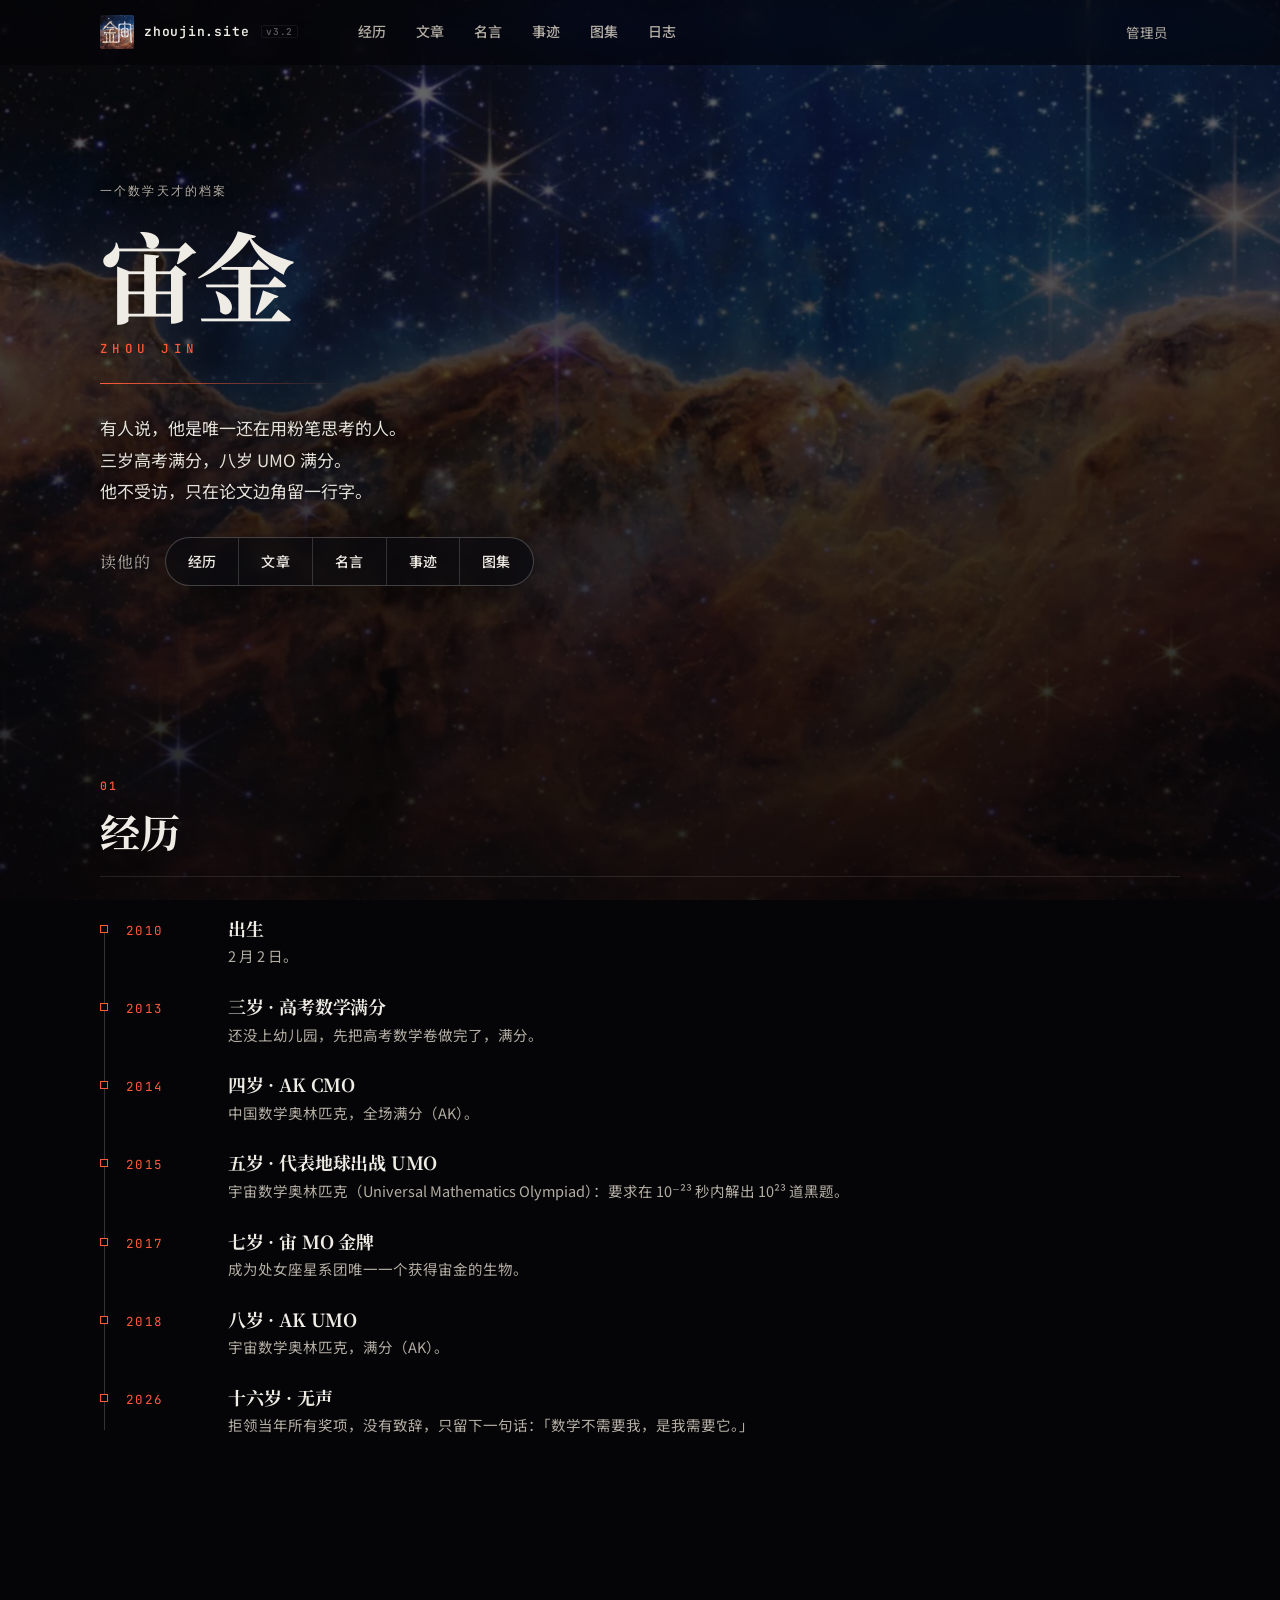
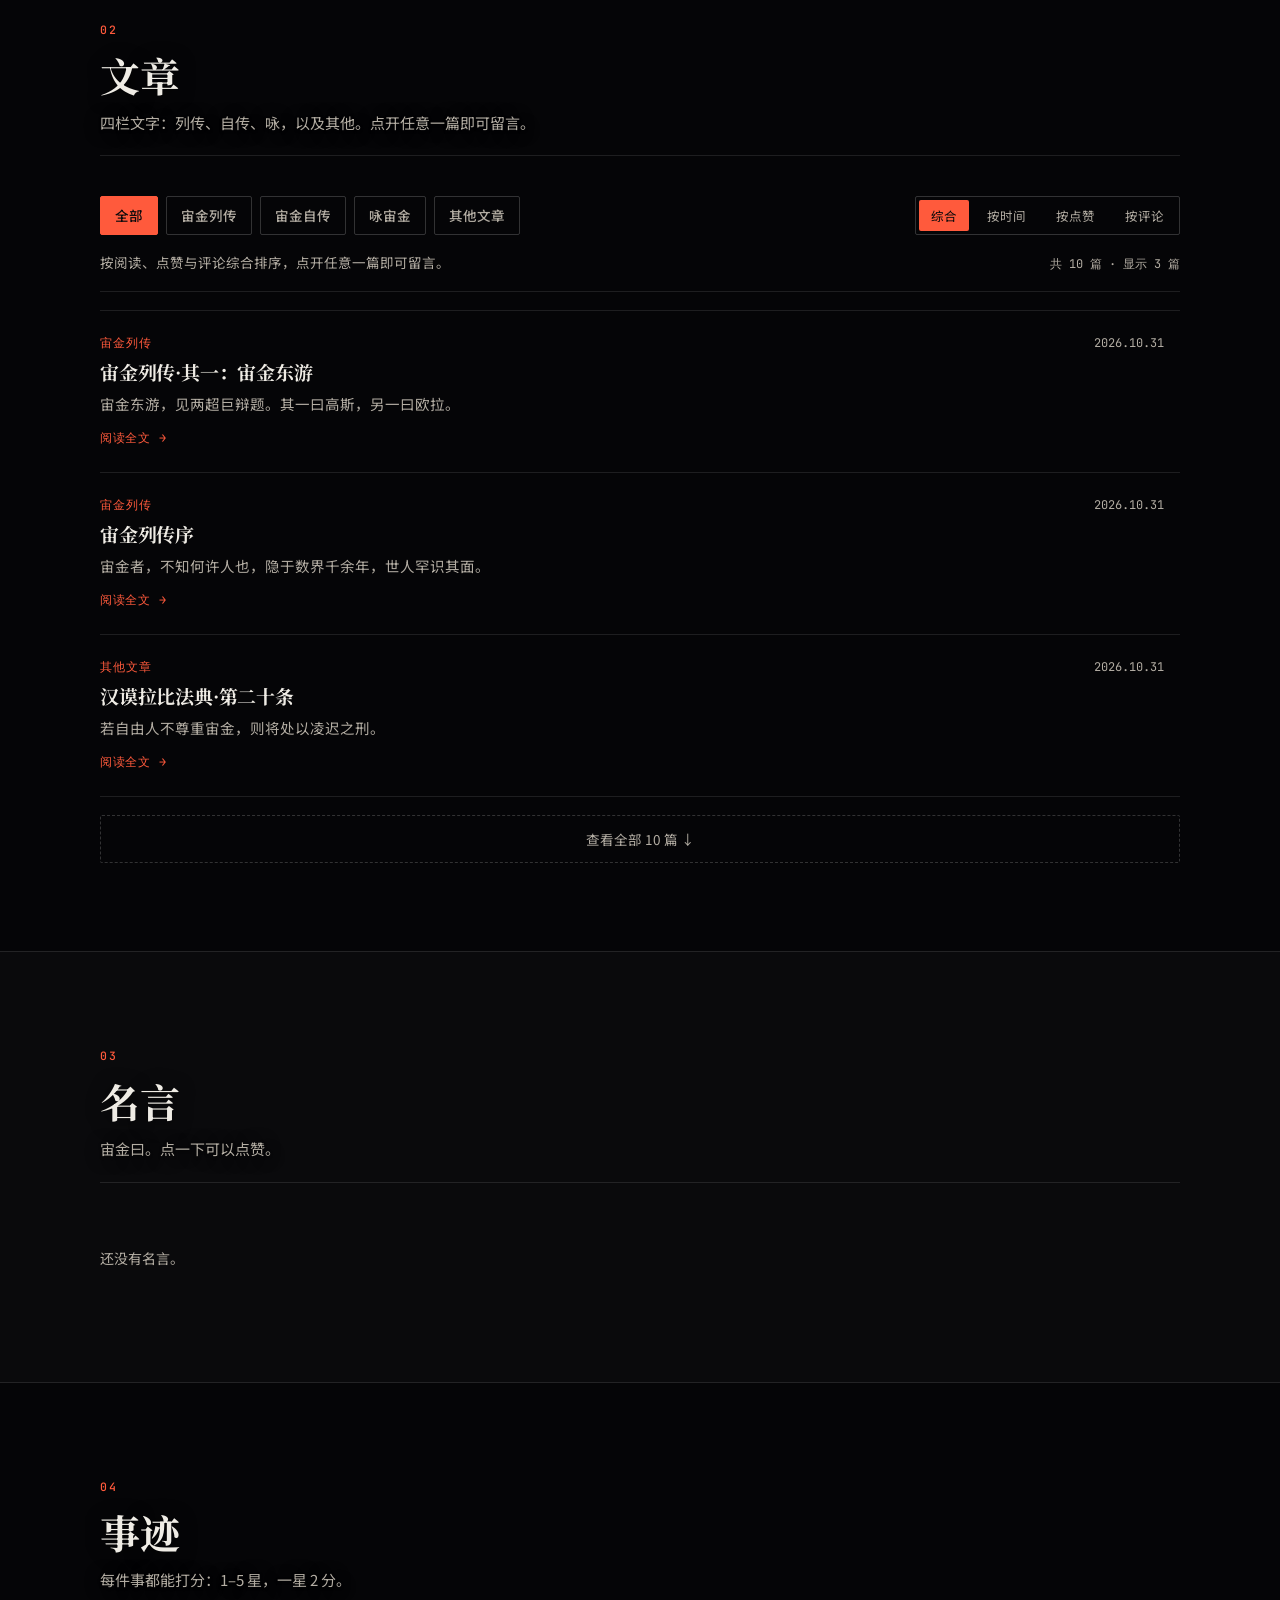
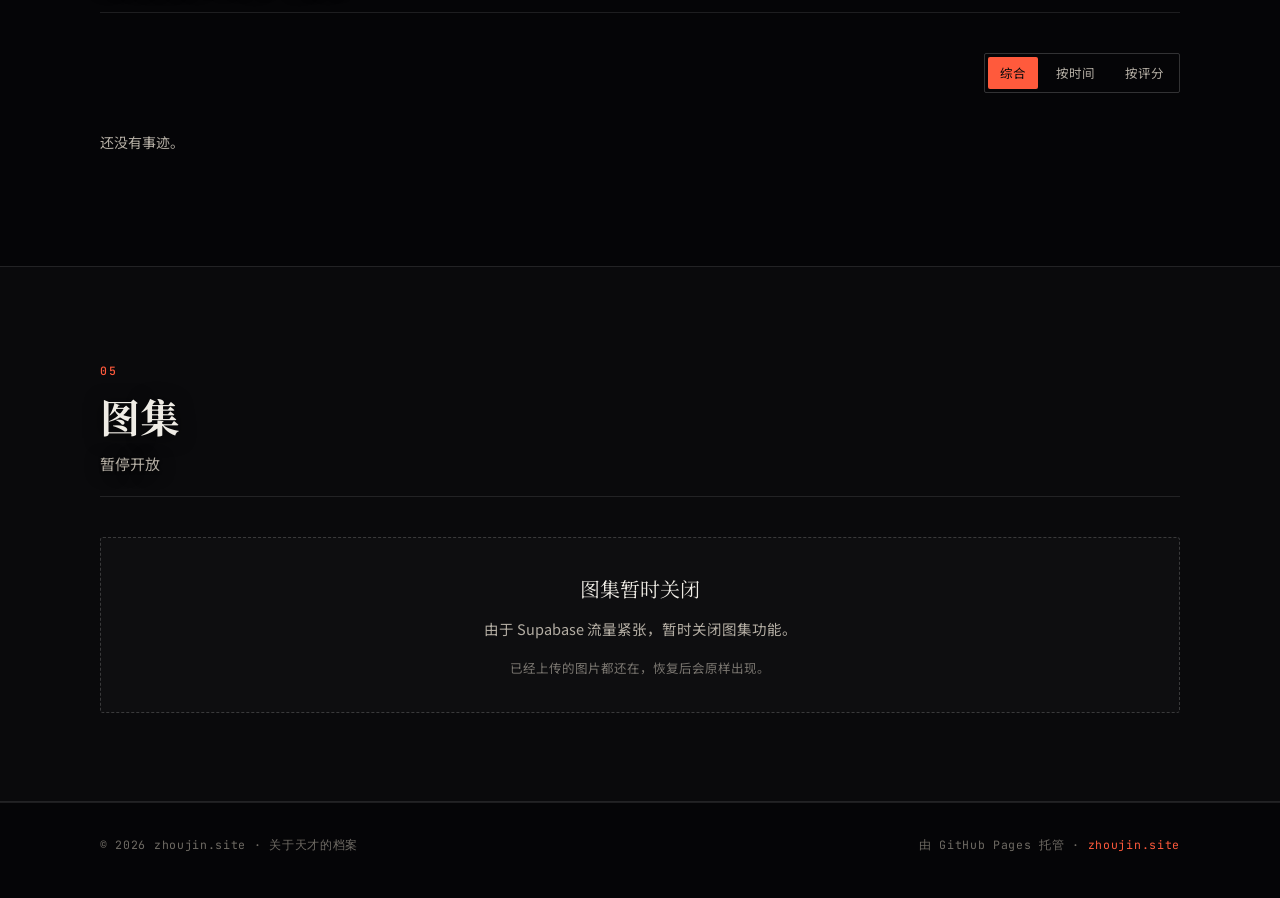
<file: index.html>
<!DOCTYPE html>
<html lang="zh-CN">
<head>
<meta charset="utf-8">
<meta name="viewport" content="width=device-width, initial-scale=1">
<title>宙金 · 数学天才 | zhoujin.site</title>
<meta name="description" content="宙金：三岁高考数学满分，五岁代表地球出战 UMO，八岁 AK。这里收着关于他的列传、自述、诗，与旁人的笔记。">
<link rel="canonical" href="https://zhoujin.site/">
<meta name="author" content="宙金">
<meta name="theme-color" content="#050507">

<meta property="og:type" content="website">
<meta property="og:site_name" content="宙金 · 数学天才">
<meta property="og:title" content="宙金 · 数学天才">
<meta property="og:description" content="三岁高考满分，八岁 AK UMO。">
<meta property="og:url" content="https://zhoujin.site/">
<meta property="og:locale" content="zh_CN">
<meta name="twitter:card" content="summary_large_image">

<link rel="icon" href="assets/favicon.png?v=20261107b1" type="image/png">
<script>
window.ZJ_BUILD = '20261107b1';
window.__ZJ_T = (function () {
  var m = (location.search || '').match(/[?&]t=([^&]+)/);
  return m ? '&t=' + encodeURIComponent(m[1]) : '';
})();
document.write('<link rel="stylesheet" href="assets/styles.css?v=20261107b1' + window.__ZJ_T + '">');
</script>

<!-- 尽早标记 js，避免动画元素先显示再隐藏 -->
<script>document.documentElement.classList.add('js');</script>
</head>
<body>

<a class="skip-link" href="#main">跳到主要内容</a>

<header class="site-header" id="site-header">
  <div class="wrap header-inner">
    <a class="brand" href="#top" aria-label="回到顶部">
      <img class="brand-mark" src="assets/icon.png?v=20261107b1" alt="宙金" width="34" height="34">
      <span class="brand-text"><span class="brand-name">zhoujin.site</span><span class="brand-ver" id="brand-ver">v3.2</span></span>
    </a>

    <nav class="nav" id="nav" aria-label="主导航">
      <a href="#journey">经历</a>
      <a href="#posts">文章</a>
      <a href="#quotes">名言</a>
      <a href="#deeds">事迹</a>
      <a href="#gallery">图集</a>
      <a href="log.html">日志</a>
    </nav>

    <div class="header-tools">
      <button class="icon-btn nav-toggle" id="nav-toggle" type="button" aria-label="打开菜单" aria-expanded="false" aria-controls="nav">
        <svg viewBox="0 0 24 24" aria-hidden="true"><path d="M4 7h16M4 12h16M4 17h16"/></svg>
      </button>
    </div>
  </div>
</header>

<main id="main">
  <!-- ========== 首屏 ========== -->
  <section class="hero" id="top">
    <div class="wrap">
      <div class="hero-body">
        <p class="eyebrow reveal">一个数学天才的档案</p>
        <h1 class="reveal">宙金<span class="hero-en">Zhou&nbsp;Jin</span></h1>
        <p class="lead reveal">
          有人说，他是唯一还在用粉笔思考的人。<br>
          三岁高考满分，八岁 UMO 满分。<br>
          他不受访，只在论文边角留一行字。
        </p>
                <div class="hero-cta">
          <span class="hero-cta-label">读他的</span>
          <nav class="hero-jump" aria-label="快速跳转">
            <a href="#journey">经历</a>
            <a href="#posts">文章</a>
            <a href="#quotes">名言</a>
            <a href="#deeds">事迹</a>
            <a href="#gallery">图集</a>
      </nav>
        </div>
      </div>
    </div>
  </section>

  <!-- ========== 01 经历 ========== -->
  <section class="section" id="journey">
    <div class="wrap">
      <header class="section-head reveal">
        <span class="section-index">01</span>
        <h2>经历</h2>
      </header>
      <ol class="timeline" id="timeline">
        <li class="reveal">
          <span class="tl-time">2010</span>
          <div class="tl-body">
            <h3>出生</h3>
            <p>2 月 2 日。</p>
          </div>
        </li>
        <li class="reveal">
          <span class="tl-time">2013</span>
          <div class="tl-body">
            <h3>三岁 · 高考数学满分</h3>
            <p>还没上幼儿园，先把高考数学卷做完了，满分。</p>
          </div>
        </li>
        <li class="reveal">
          <span class="tl-time">2014</span>
          <div class="tl-body">
            <h3>四岁 · AK CMO</h3>
            <p>中国数学奥林匹克，全场满分（AK）。</p>
          </div>
        </li>
        <li class="reveal">
          <span class="tl-time">2015</span>
          <div class="tl-body">
            <h3>五岁 · 代表地球出战 UMO</h3>
            <p>宇宙数学奥林匹克（Universal Mathematics Olympiad）：要求在 10⁻²³ 秒内解出 10²³ 道黑题。</p>
          </div>
        </li>
        <li class="reveal">
          <span class="tl-time">2017</span>
          <div class="tl-body">
            <h3>七岁 · 宙 MO 金牌</h3>
            <p>成为处女座星系团唯一一个获得宙金的生物。</p>
          </div>
        </li>
        <li class="reveal">
          <span class="tl-time">2018</span>
          <div class="tl-body">
            <h3>八岁 · AK UMO</h3>
            <p>宇宙数学奥林匹克，满分（AK）。</p>
          </div>
        </li>
        <li class="reveal">
          <span class="tl-time">2026</span>
          <div class="tl-body">
            <h3>十六岁 · 无声</h3>
            <p>拒领当年所有奖项，没有致辞，只留下一句话：「数学不需要我，是我需要它。」</p>
          </div>
        </li>
      </ol>
    </div>
  </section>
  <!-- ========== 02 文章 ========== -->
  <section class="section" id="posts">
    <div class="wrap">
      <header class="section-head reveal">
        <span class="section-index">02</span>
        <h2>文章</h2>
        <p class="section-sub">四栏文字：列传、自传、咏，以及其他。点开任意一篇即可留言。</p>
      </header>

      <div class="cat-row">
        <div class="cat-filter" id="cat-filter" role="group" aria-label="按栏目筛选"></div>
        <div class="sort-bar" id="sort-bar" role="group" aria-label="排序方式"></div>
      </div>
      <div class="cat-bar">
        <p class="cat-desc" id="cat-desc"></p>
        <span class="post-count" id="post-count"></span>
      </div>

      <div class="post-list" id="post-list">
        <div class="sk-card"><div class="skeleton sk-line w40"></div><div class="skeleton sk-line w70"></div><div class="skeleton sk-line"></div><div class="skeleton sk-line w30"></div></div>
        <div class="sk-card"><div class="skeleton sk-line w40"></div><div class="skeleton sk-line w60"></div><div class="skeleton sk-line"></div><div class="skeleton sk-line w30"></div></div>
        <div class="sk-card"><div class="skeleton sk-line w40"></div><div class="skeleton sk-line w70"></div><div class="skeleton sk-line w50"></div></div>
        <p class="loading-note">加载中…</p>
      </div>
      <p class="post-empty" id="post-empty" hidden>这一栏还没有文章。</p>
      <button class="more-btn" id="more-btn" type="button" hidden></button>
    </div>
  </section>

  <!-- ========== 03 名言 ========== -->
  <section class="section section-alt" id="quotes">
    <div class="wrap">
      <header class="section-head reveal">
        <span class="section-index">03</span>
        <h2>名言</h2>
        <p class="section-sub">宙金曰。点一下可以点赞。</p>
      </header>
      <ol class="quote-list" id="quote-list">
        <li class="quote sk-quote"><span class="skeleton sk-dot"></span><span class="skeleton sk-line"></span></li>
        <li class="quote sk-quote"><span class="skeleton sk-dot"></span><span class="skeleton sk-line w70"></span></li>
        <li class="quote sk-quote"><span class="skeleton sk-dot"></span><span class="skeleton sk-line w50"></span></li>
        <p class="loading-note">加载中…</p>
      </ol>
      <p class="quote-empty" id="quote-empty" hidden>还没有名言。</p>
      <button class="more-btn" id="quote-more" type="button" hidden></button>
    </div>
  </section>

  <!-- ========== 04 事迹 ========== -->
  <section class="section" id="deeds">
    <div class="wrap">
      <header class="section-head reveal">
        <span class="section-index">04</span>
        <h2>事迹</h2>
        <p class="section-sub">每件事都能打分：1–5 星，一星 2 分。</p>
      </header>
      <div class="deed-head">
        <div class="sort-bar" id="deed-sort" role="group" aria-label="事迹排序"></div>
      </div>
      <div class="deed-list" id="deed-list">
        <div class="deed sk-deed"><div class="skeleton sk-line w50"></div><div class="skeleton sk-line w30"></div></div>
        <div class="deed sk-deed"><div class="skeleton sk-line w60"></div><div class="skeleton sk-line w30"></div></div>
        <div class="deed sk-deed"><div class="skeleton sk-line w40"></div><div class="skeleton sk-line w30"></div></div>
        <p class="loading-note">加载中…</p>
      </div>
      <p class="deed-empty" id="deed-empty" hidden>还没有事迹。</p>
      <button class="more-btn" id="deed-more" type="button" hidden></button>
    </div>
  </section>

  <!-- ========== 05 图集（暂停） ========== -->
    <section class="section section-alt" id="gallery">
      <div class="wrap">
        <header class="section-head reveal">
          <span class="section-index">05</span>
          <h2>图集</h2>
          <p class="section-sub">暂停开放</p>
        </header>
        <div class="gallery-paused">
          <p class="gp-title">图集暂时关闭</p>
          <p class="gp-text">由于 Supabase 流量紧张，暂时关闭图集功能。</p>
          <p class="gp-hint">已经上传的图片都还在，恢复后会原样出现。</p>
        </div>
      </div>
    </section>

  <div class="lightbox" id="lightbox" hidden>
    <div class="lightbox-inner">
      <button class="lightbox-close" id="lightbox-close" type="button" aria-label="关闭">×</button>
      <button class="lightbox-nav prev" id="lightbox-prev" type="button" aria-label="上一张">‹</button>
      <button class="lightbox-nav next" id="lightbox-next" type="button" aria-label="下一张">›</button>
      <img id="lightbox-img" alt="">
      <p class="lightbox-caption" id="lightbox-caption"></p>
      <div class="stars" id="lightbox-stars"></div>
      <p class="lightbox-meta" id="lightbox-meta"></p>
      <a class="lightbox-open" id="lightbox-open" href="#" target="_blank" rel="noopener">在新窗口打开原图 ↗</a>
      <button class="lightbox-del admin-btn" id="lightbox-del" type="button" hidden>删除这张</button>
    </div>
  </div>
</main>

<footer class="site-footer">
  <div class="wrap footer-inner">
    <p>© <span id="year">2026</span> zhoujin.site · 关于天才的档案</p>
    <p class="footer-meta">由 GitHub Pages 托管 · <a href="https://zhoujin.site/">zhoujin.site</a></p>
  </div>
</footer>

<script>
(function () {
  var T = window.__ZJ_T || '';
  var list = [
    ['assets/site-config.js', false],
    ['assets/posts.js', false],
    ['assets/content.js', false],
    ['assets/admin.js', true],
    ['assets/journey.js', true],
      ['assets/boards.js', true],
    ['assets/posts-render.js', true],
    ['assets/main.js', true]
  ];
  for (var i = 0; i < list.length; i++) {
    document.write('<script src="' + list[i][0] + '?v=20261107b1' + T + '"' + (list[i][1] ? ' defer' : '') + '><\/script>');
  }
})();
</script>
</body>
</html>
</file>
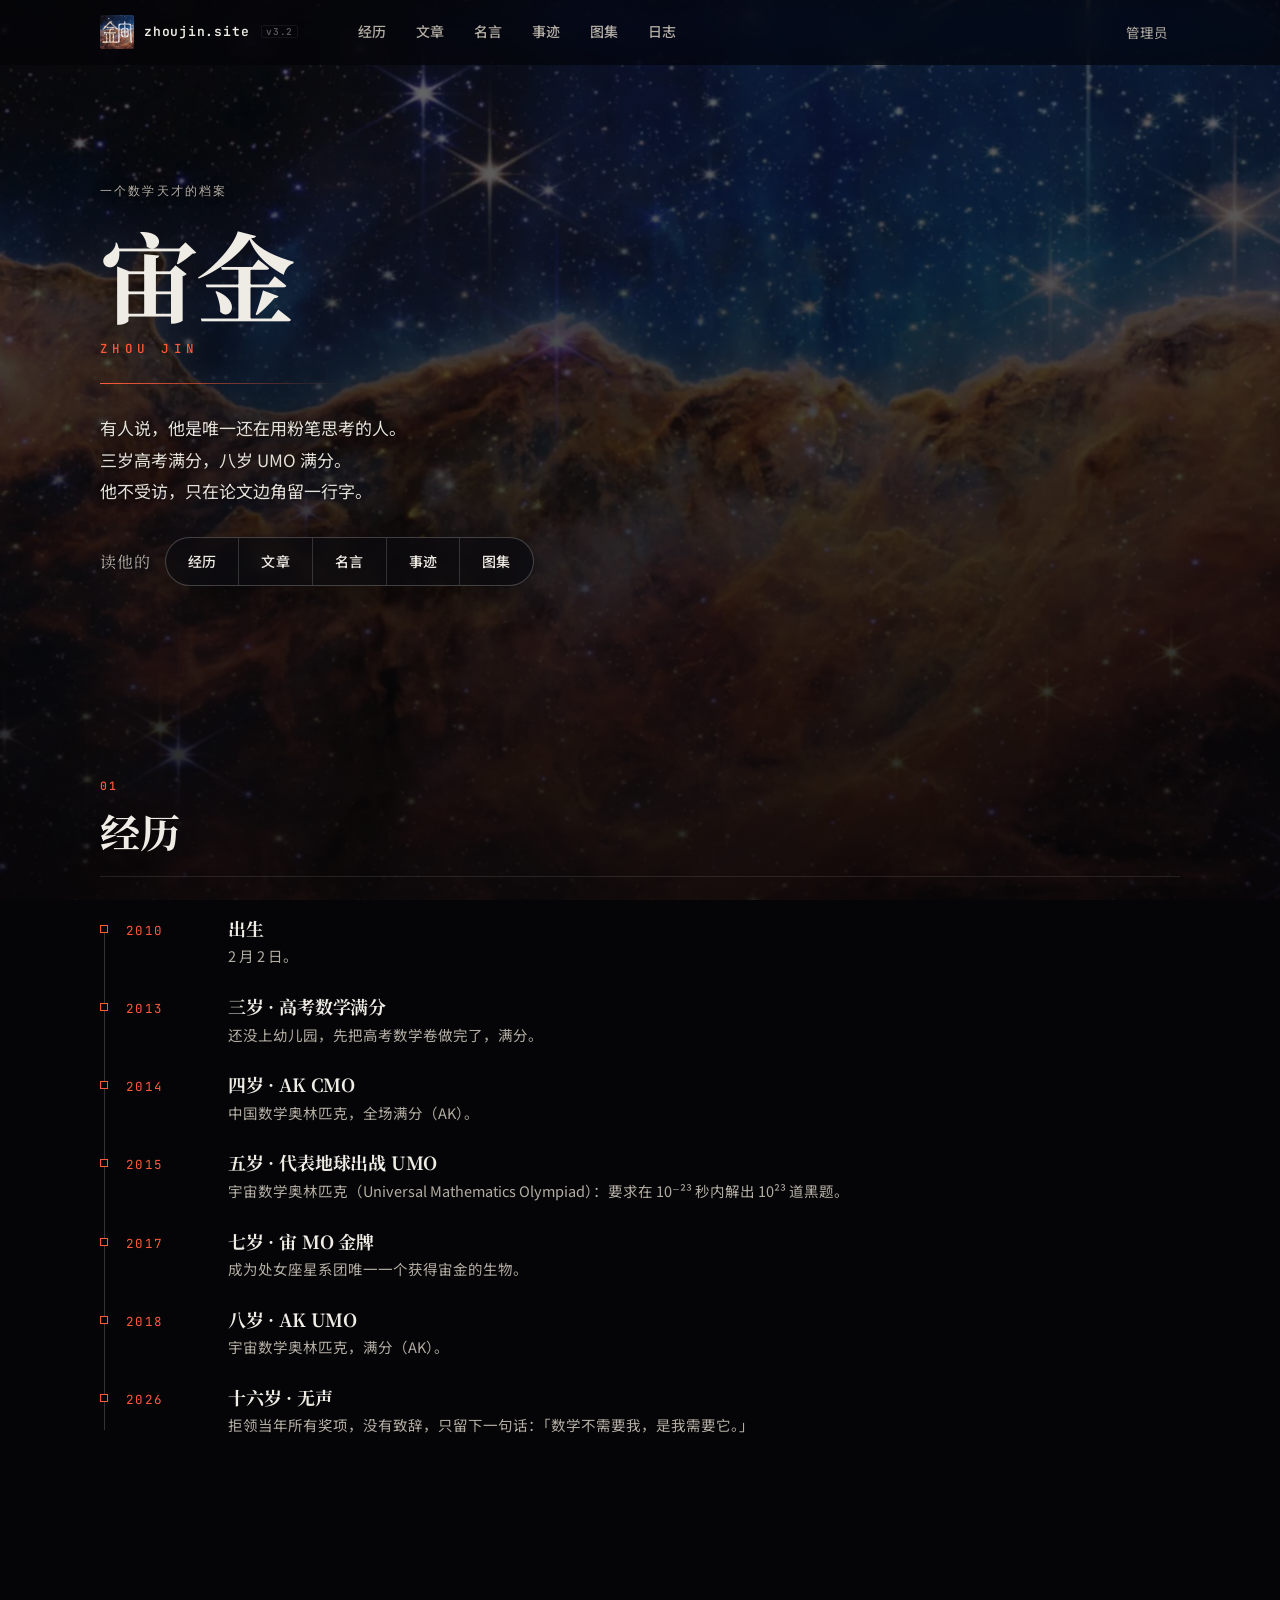
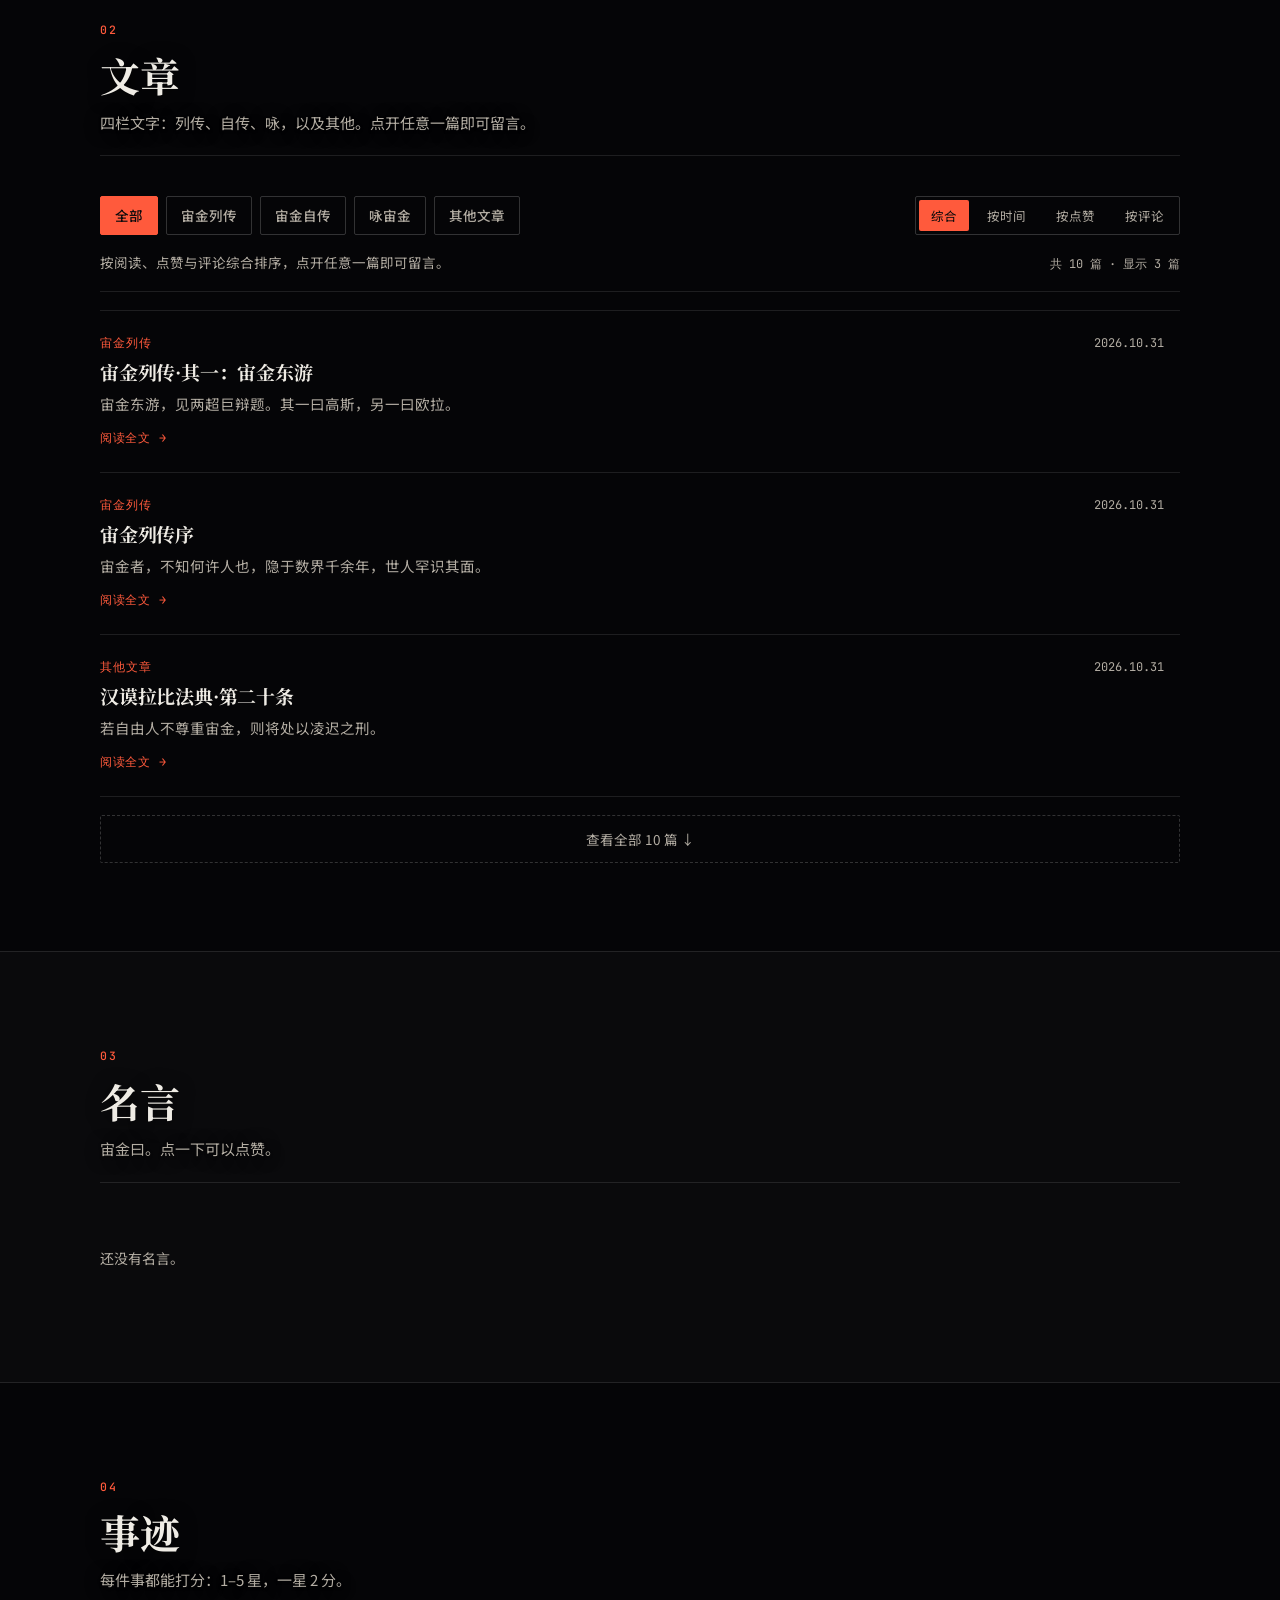
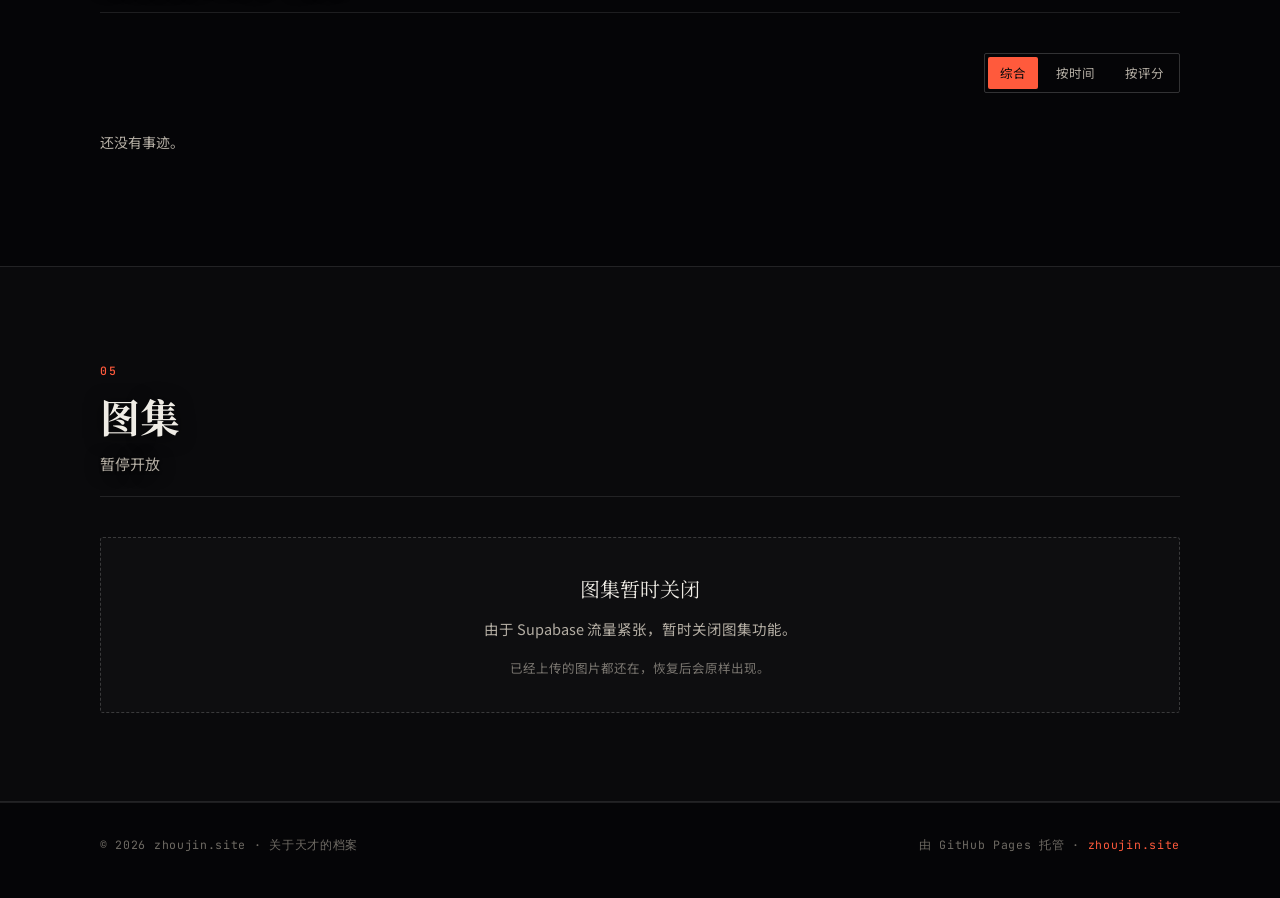
<file: test/index.html>
<!DOCTYPE html>
<html lang="zh-CN">
<head>
<meta charset="utf-8">
<meta name="viewport" content="width=device-width, initial-scale=1">
<meta http-equiv="Cache-Control" content="no-store, no-cache, must-revalidate">
<meta http-equiv="Pragma" content="no-cache">
<title>正在加载最新版…</title>
<style>
  html, body { height: 100%; margin: 0; }
  body {
    background: #050507;
    color: #b3ada3;
    font: 14px/1.7 system-ui, -apple-system, "PingFang SC", "Microsoft YaHei", sans-serif;
    display: grid;
    place-items: center;
    text-align: center;
  }
  a { color: #ff5a3c; }
</style>
</head>
<body>
  <div>
    <p>正在加载最新版…</p>
    <p><a id="manual" href="/">如果没有自动跳转，点这里</a></p>
  </div>
<script>
(function () {
  // 每次访问都生成新的时间戳，绕过浏览器与 CDN 的缓存
  var q = location.search || '';
  var m = q.match(/[?&]to=([^&]+)/);
  var to = m ? decodeURIComponent(m[1]) : '/';
  if (!/^[a-z0-9._-]+(\.html)?(\?[^\s]*)?$/i.test(to) && to !== '/') { to = '/'; }
  var sep = to.indexOf('?') > -1 ? '&' : '?';
  var target = to + sep + 't=' + Date.now();
  document.getElementById('manual').setAttribute('href', target);
  location.replace(target);
})();
</script>
</body>
</html>
</file>
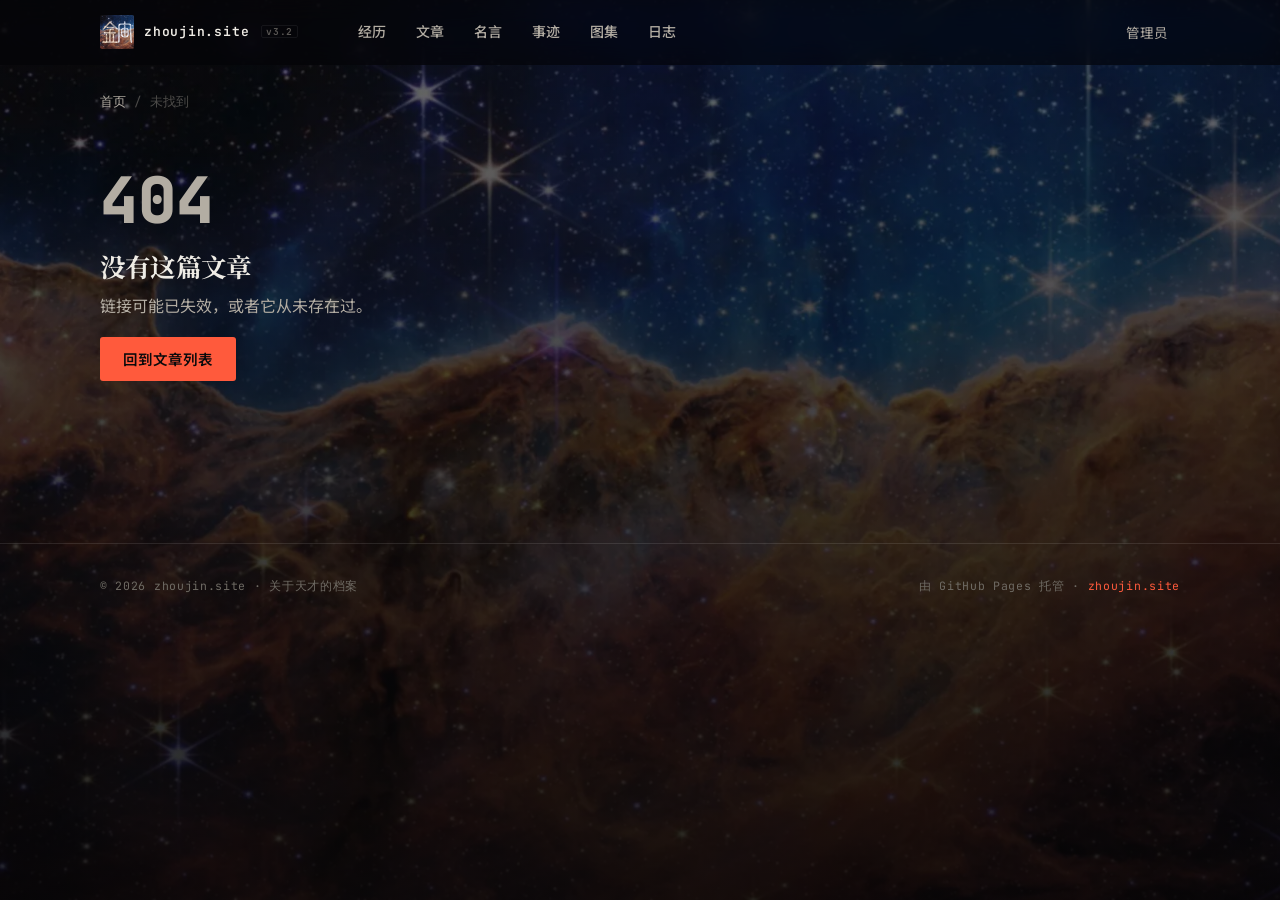
<file: article.html>
<!DOCTYPE html>
<html lang="zh-CN">
<head>
<meta charset="utf-8">
<meta name="viewport" content="width=device-width, initial-scale=1">
<title>文章 | zhoujin.site</title>
<meta name="description" content="宙金的文字：列传、自传、咏，以及其他。">
<link rel="canonical" href="https://zhoujin.site/article.html">
<meta name="author" content="宙金">
<meta name="theme-color" content="#050507">
<meta property="og:type" content="article">
<meta property="og:site_name" content="宙金 · 个人主页">
<meta property="og:title" content="文章 | zhoujin.site">
<meta property="og:url" content="https://zhoujin.site/article.html">

<link rel="icon" href="assets/favicon.png?v=20261107b1" type="image/png">
<script>
window.ZJ_BUILD = '20261107b1';
window.__ZJ_T = (function () {
  var m = (location.search || '').match(/[?&]t=([^&]+)/);
  return m ? '&t=' + encodeURIComponent(m[1]) : '';
})();
document.write('<link rel="stylesheet" href="assets/styles.css?v=20261107b1' + window.__ZJ_T + '">');
</script>

<script>document.documentElement.classList.add('js');</script>
</head>
<body>
<a class="skip-link" href="#main">跳到主要内容</a>

<header class="site-header" id="site-header">
  <div class="wrap header-inner">
    <a class="brand" href="index.html" aria-label="返回首页">
      <img class="brand-mark" src="assets/icon.png?v=20261107b1" alt="宙金" width="34" height="34">
      <span class="brand-text"><span class="brand-name">zhoujin.site</span><span class="brand-ver" id="brand-ver">v3.2</span></span>
    </a>

          <nav class="nav" id="nav" aria-label="主导航">
        <a href="index.html#journey">经历</a>
        <a href="index.html#posts">文章</a>
        <a href="index.html#quotes">名言</a>
        <a href="index.html#deeds">事迹</a>
        <a href="index.html#gallery">图集</a>
      <a href="log.html">日志</a>
      </nav>

    <div class="header-tools">
      <button class="icon-btn nav-toggle" id="nav-toggle" type="button" aria-label="打开菜单" aria-expanded="false" aria-controls="nav">
        <svg viewBox="0 0 24 24" aria-hidden="true"><path d="M4 7h16M4 12h16M4 17h16"/></svg>
      </button>
    </div>
  </div>
</header>

<main id="main">
  <div class="wrap article-root" id="article-root">
    <nav class="crumbs" aria-label="面包屑">
      <a href="index.html">首页</a>
      <span>/</span>
      <a href="index.html#posts" id="crumb-cat">文章</a>
    </nav>

    <article class="article">
      <header class="article-head">
        <a class="cat-tag" id="cat-tag" href="index.html#posts">文章</a>
        <h1 id="post-title">加载中…</h1>
        <p class="article-meta" id="post-meta"></p>
      </header>

      <div class="prose" id="post-body"></div>

      <nav class="post-nav" id="post-nav" aria-label="文章导航"></nav>

      <section class="engage" id="engage" hidden>
      <div class="like-row">
        <button class="like-btn" id="like-btn" type="button" aria-pressed="false" aria-label="为这篇文章点赞">
          <svg class="thumb" viewBox="0 0 24 24" aria-hidden="true">
            <path d="M7 10.6 11.1 3a2 2 0 0 1 2.7 2.4L12.9 9h4.9a2 2 0 0 1 2 2.4l-1.1 6A2 2 0 0 1 16.7 19H7z"/>
            <rect x="3" y="10" width="3.2" height="9" rx="1.2"/>
          </svg>
          <span class="like-label">赞</span>
          <span class="like-count" id="like-count">0</span>
        </button>
      </div>

      <div class="comments" id="comments">
        <h2>评论</h2>
        <p class="comments-note">无需登录，填个昵称就能留言，发出立刻显示。</p>

        <div class="comment-list" id="comment-list"></div>

        <form class="comment-form" id="comment-form" novalidate>
          <input class="cf-name" name="name" type="text" maxlength="20" placeholder="昵称（可留空）" autocomplete="nickname">
          <textarea class="cf-body" name="body" rows="4" maxlength="800" required placeholder="说点什么…"></textarea>
          <input class="cf-hp" name="hp" type="text" tabindex="-1" autocomplete="off" aria-hidden="true">
          <div class="cf-foot">
            <button class="btn primary" type="submit">发表</button>
            <p class="comment-status" id="comment-status" role="status"></p>
          </div>
        </form>
      </div>
      </section>
    </article>

    <p class="back-home"><a href="index.html#posts">← 返回文章列表</a></p>
  </div>
</main>

<footer class="site-footer">
  <div class="wrap footer-inner">
    <p>© <span id="year">2026</span> zhoujin.site · 关于天才的档案</p>
    <p class="footer-meta">由 GitHub Pages 托管 · <a href="https://zhoujin.site/">zhoujin.site</a></p>
  </div>
</footer>

<script>
(function () {
  var T = window.__ZJ_T || '';
  var list = [
    ['assets/site-config.js', false],
    ['assets/posts.js', false],
    ['assets/content.js', false],
    ['assets/main.js', true],
    ['assets/article.js', true],
    ['assets/admin.js', true],
    ['assets/comments.js', true]
  ];
  for (var i = 0; i < list.length; i++) {
    document.write('<script src="' + list[i][0] + '?v=20261107b1' + T + '"' + (list[i][1] ? ' defer' : '') + '><\/script>');
  }
})();
</script>
</body>
</html>
</file>
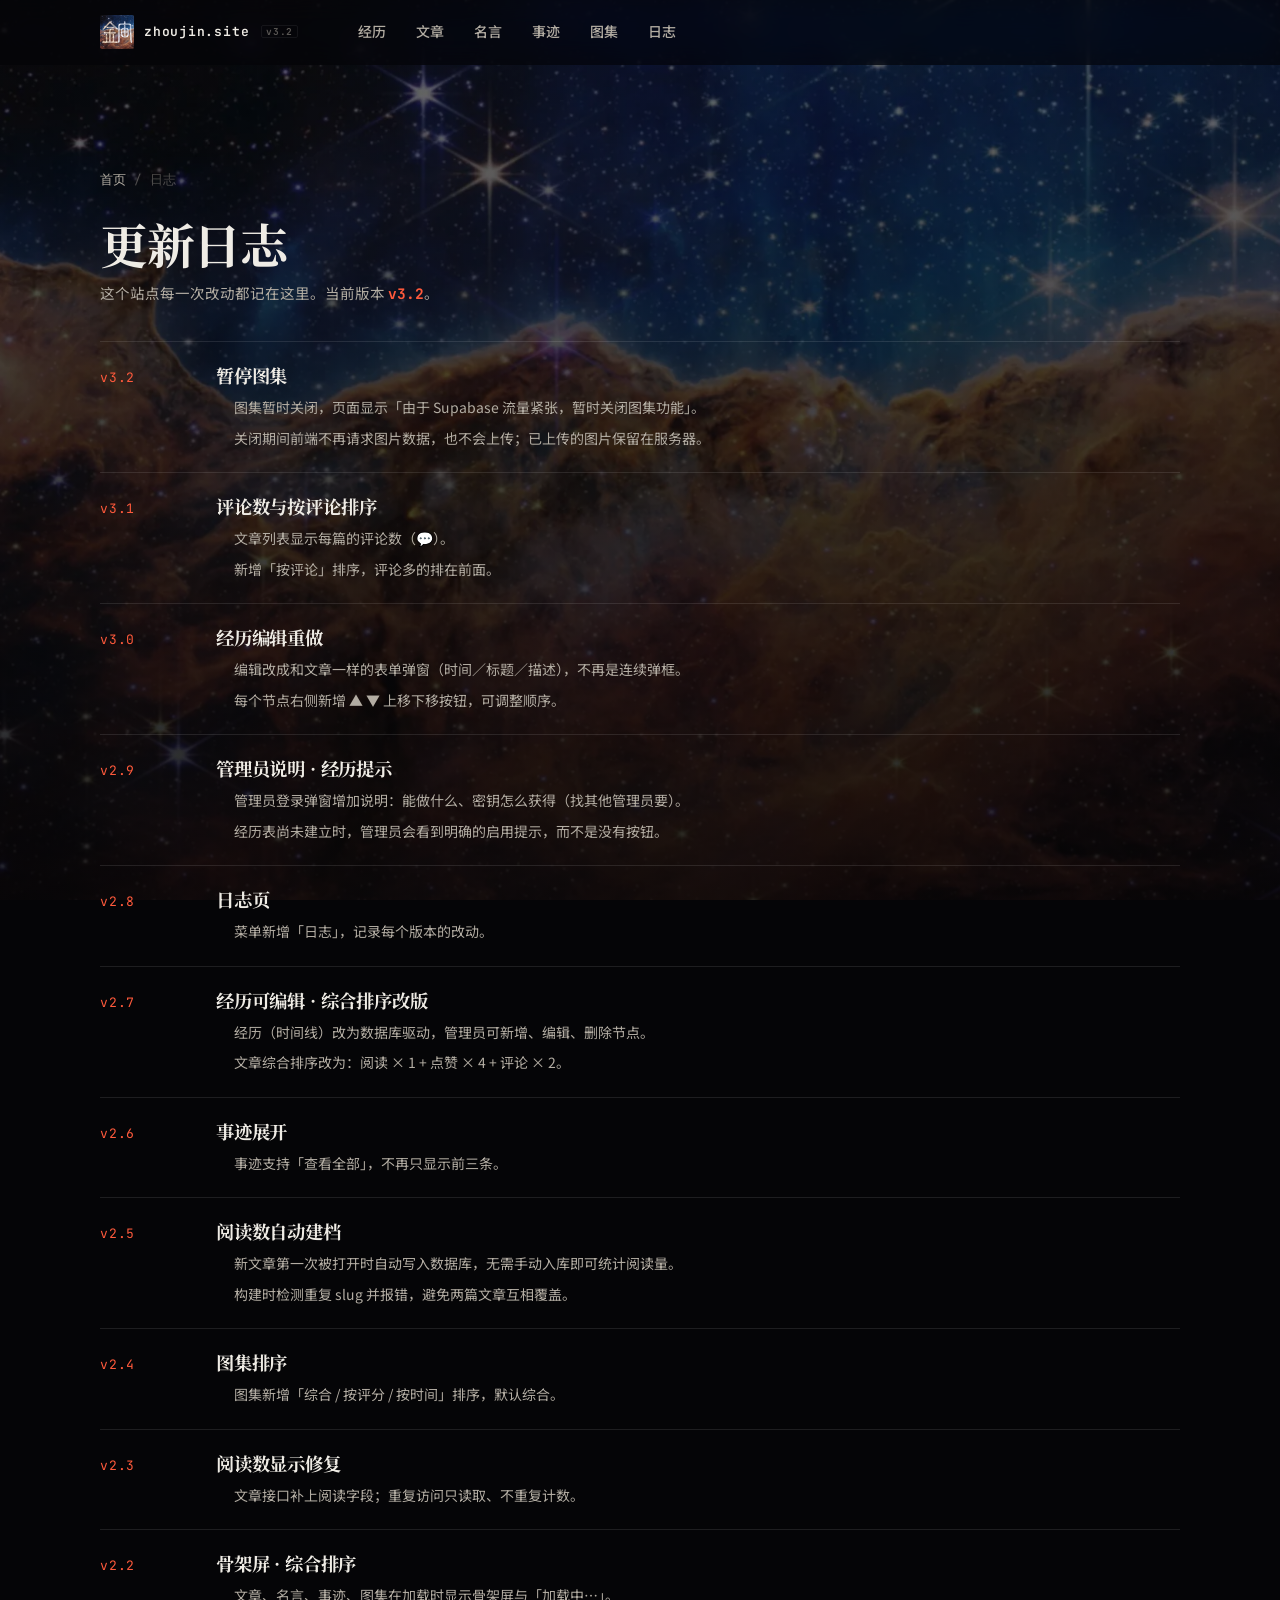
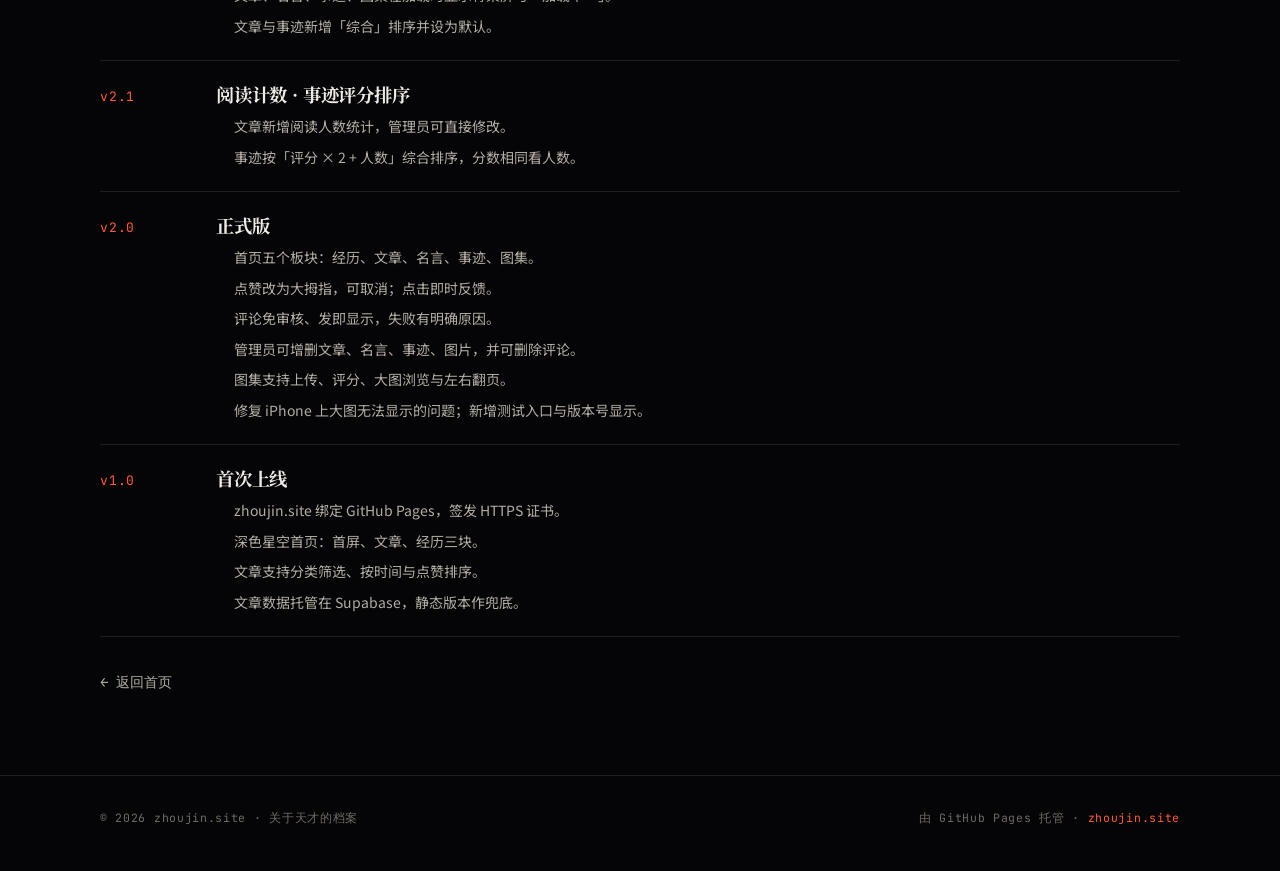
<file: log.html>
<!DOCTYPE html>
<html lang="zh-CN">
<head>
<meta charset="utf-8">
<meta name="viewport" content="width=device-width, initial-scale=1">
<title>更新日志 | zhoujin.site</title>
<meta name="description" content="zhoujin.site 的版本更新记录。">
<link rel="canonical" href="https://zhoujin.site/log.html">
<meta name="author" content="宙金">
<meta name="theme-color" content="#050507">
<link rel="icon" href="assets/favicon.png?v=20261031a4" type="image/png">
<script>
window.ZJ_BUILD = '20261031a4';
window.__ZJ_T = (function () {
  var m = (location.search || '').match(/[?&]t=([^&]+)/);
  return m ? '&t=' + encodeURIComponent(m[1]) : '';
})();
document.write('<link rel="stylesheet" href="assets/styles.css?v=20261031a4' + window.__ZJ_T + '">');
document.write('<link rel="stylesheet" href="assets/log.css?v=20261031a4' + window.__ZJ_T + '">');
</script>
<script>document.documentElement.classList.add('js');</script>
</head>
<body>
<a class="skip-link" href="#main">跳到主要内容</a>

<header class="site-header" id="site-header">
  <div class="wrap header-inner">
    <a class="brand" href="index.html" aria-label="返回首页">
      <img class="brand-mark" src="assets/icon.png?v=20261031a4" alt="宙金" width="34" height="34">
      <span class="brand-text"><span class="brand-name">zhoujin.site</span><span class="brand-ver" id="brand-ver">v3.2</span></span>
    </a>

    <nav class="nav" id="nav" aria-label="主导航">
      <a href="index.html#journey">经历</a>
      <a href="index.html#posts">文章</a>
      <a href="index.html#quotes">名言</a>
      <a href="index.html#deeds">事迹</a>
      <a href="index.html#gallery">图集</a>
      <a href="log.html" class="is-current">日志</a>
    </nav>

    <div class="header-tools">
      <button class="icon-btn nav-toggle" id="nav-toggle" type="button" aria-label="打开菜单" aria-expanded="false" aria-controls="nav">
        <svg viewBox="0 0 24 24" aria-hidden="true"><path d="M4 7h16M4 12h16M4 17h16"/></svg>
      </button>
    </div>
  </div>
</header>

<main id="main">
  <div class="wrap log-root">
    <nav class="crumbs" aria-label="面包屑">
      <a href="index.html">首页</a><span>/</span><span>日志</span>
    </nav>

    <header class="log-head">
      <h1>更新日志</h1>
      <p class="log-sub">这个站点每一次改动都记在这里。当前版本 <strong id="log-current">v3.2</strong>。</p>
    </header>

    <ol class="log-list" id="log-list">
      <li class="log-item">
        <div class="log-ver">v3.2</div>
        <div class="log-body">
          <h2>暂停图集</h2>
          <ul>
            <li>图集暂时关闭，页面显示「由于 Supabase 流量紧张，暂时关闭图集功能」。</li>
            <li>关闭期间前端不再请求图片数据，也不会上传；已上传的图片保留在服务器。</li>
          </ul>
        </div>
      </li>
      <li class="log-item">
        <div class="log-ver">v3.1</div>
        <div class="log-body">
          <h2>评论数与按评论排序</h2>
          <ul>
            <li>文章列表显示每篇的评论数（💬）。</li>
            <li>新增「按评论」排序，评论多的排在前面。</li>
          </ul>
        </div>
      </li>
      <li class="log-item">
        <div class="log-ver">v3.0</div>
        <div class="log-body">
          <h2>经历编辑重做</h2>
          <ul>
            <li>编辑改成和文章一样的表单弹窗（时间／标题／描述），不再是连续弹框。</li>
            <li>每个节点右侧新增 ▲ ▼ 上移下移按钮，可调整顺序。</li>
          </ul>
        </div>
      </li>
      <li class="log-item">
        <div class="log-ver">v2.9</div>
        <div class="log-body">
          <h2>管理员说明 · 经历提示</h2>
          <ul>
            <li>管理员登录弹窗增加说明：能做什么、密钥怎么获得（找其他管理员要）。</li>
            <li>经历表尚未建立时，管理员会看到明确的启用提示，而不是没有按钮。</li>
          </ul>
        </div>
      </li>
      <li class="log-item">
        <div class="log-ver">v2.8</div>
        <div class="log-body">
          <h2>日志页</h2>
          <ul>
            <li>菜单新增「日志」，记录每个版本的改动。</li>
          </ul>
        </div>
      </li>
      <li class="log-item">
        <div class="log-ver">v2.7</div>
        <div class="log-body">
          <h2>经历可编辑 · 综合排序改版</h2>
          <ul>
            <li>经历（时间线）改为数据库驱动，管理员可新增、编辑、删除节点。</li>
            <li>文章综合排序改为：阅读 × 1 + 点赞 × 4 + 评论 × 2。</li>
          </ul>
        </div>
      </li>
      <li class="log-item">
        <div class="log-ver">v2.6</div>
        <div class="log-body">
          <h2>事迹展开</h2>
          <ul>
            <li>事迹支持「查看全部」，不再只显示前三条。</li>
          </ul>
        </div>
      </li>
      <li class="log-item">
        <div class="log-ver">v2.5</div>
        <div class="log-body">
          <h2>阅读数自动建档</h2>
          <ul>
            <li>新文章第一次被打开时自动写入数据库，无需手动入库即可统计阅读量。</li>
            <li>构建时检测重复 slug 并报错，避免两篇文章互相覆盖。</li>
          </ul>
        </div>
      </li>
      <li class="log-item">
        <div class="log-ver">v2.4</div>
        <div class="log-body">
          <h2>图集排序</h2>
          <ul>
            <li>图集新增「综合 / 按评分 / 按时间」排序，默认综合。</li>
          </ul>
        </div>
      </li>
      <li class="log-item">
        <div class="log-ver">v2.3</div>
        <div class="log-body">
          <h2>阅读数显示修复</h2>
          <ul>
            <li>文章接口补上阅读字段；重复访问只读取、不重复计数。</li>
          </ul>
        </div>
      </li>
      <li class="log-item">
        <div class="log-ver">v2.2</div>
        <div class="log-body">
          <h2>骨架屏 · 综合排序</h2>
          <ul>
            <li>文章、名言、事迹、图集在加载时显示骨架屏与「加载中…」。</li>
            <li>文章与事迹新增「综合」排序并设为默认。</li>
          </ul>
        </div>
      </li>
      <li class="log-item">
        <div class="log-ver">v2.1</div>
        <div class="log-body">
          <h2>阅读计数 · 事迹评分排序</h2>
          <ul>
            <li>文章新增阅读人数统计，管理员可直接修改。</li>
            <li>事迹按「评分 × 2 + 人数」综合排序，分数相同看人数。</li>
          </ul>
        </div>
      </li>
      <li class="log-item">
        <div class="log-ver">v2.0</div>
        <div class="log-body">
          <h2>正式版</h2>
          <ul>
            <li>首页五个板块：经历、文章、名言、事迹、图集。</li>
            <li>点赞改为大拇指，可取消；点击即时反馈。</li>
            <li>评论免审核、发即显示，失败有明确原因。</li>
            <li>管理员可增删文章、名言、事迹、图片，并可删除评论。</li>
            <li>图集支持上传、评分、大图浏览与左右翻页。</li>
            <li>修复 iPhone 上大图无法显示的问题；新增测试入口与版本号显示。</li>
          </ul>
        </div>
      </li>
      <li class="log-item">
        <div class="log-ver">v1.0</div>
        <div class="log-body">
          <h2>首次上线</h2>
          <ul>
            <li>zhoujin.site 绑定 GitHub Pages，签发 HTTPS 证书。</li>
            <li>深色星空首页：首屏、文章、经历三块。</li>
            <li>文章支持分类筛选、按时间与点赞排序。</li>
            <li>文章数据托管在 Supabase，静态版本作兜底。</li>
          </ul>
        </div>
      </li>
    </ol>

    <p class="back-home"><a href="index.html">← 返回首页</a></p>
  </div>
</main>

<footer class="site-footer">
  <div class="wrap footer-inner">
    <p>© <span id="year">2026</span> zhoujin.site · 关于天才的档案</p>
    <p class="footer-meta">由 GitHub Pages 托管 · <a href="https://zhoujin.site/">zhoujin.site</a></p>
  </div>
</footer>

<script>
(function () {
  var y = document.getElementById('year');
  if (y) y.textContent = new Date().getFullYear();
  var t = document.getElementById('nav-toggle');
  var nav = document.getElementById('nav');
  if (t && nav) {
    t.addEventListener('click', function () {
      var open = nav.classList.toggle('open');
      t.setAttribute('aria-expanded', open ? 'true' : 'false');
    });
  }
})();
</script>
</body>
</html>
</file>
<file: assets/styles.css>
/* ============================================================
   宙金 · zhoujin.site
   深色编辑风 + 星空背景。单主题，无构建，无第三方依赖。
   首页只有三块：首屏 / 文章 / 经历。
   改主色只动 --brand / --brand-2。
   ============================================================ */
@import url("https://fonts.googleapis.com/css2?family=Noto+Sans:ital,wght@0,100..900;1,100..900&family=Noto+Sans+SC:wght@100..900&family=Noto+Sans+HK:wght@100..900&family=Noto+Sans+TC:wght@100..900&family=Noto+Sans+JP:wght@100..900&family=Noto+Sans+KR:wght@100..900&family=Noto+Serif:ital,wght@0,100..900;1,100..900&family=Noto+Serif+SC:wght@200..900&family=Noto+Serif+TC:wght@200..900&family=Roboto:ital,wght@0,100..900;1,100..900&family=STIX+Two+Math&family=JetBrains+Mono:ital,wght@0,100..800;1,100..800&display=swap");

/* Plangothic for Plane 1&2&3 */
@font-face {
	font-family: "Plangothic";
	font-style: normal;
	font-weight: 400;
	src: url("https://lzh.minecraft.wiki/images/PlangothicP1.woff2?efb1c&format=original") format("woff2");
	unicode-range: U+20000-2FFFF;
}

@font-face {
	font-family: "Plangothic";
	font-style: normal;
	font-weight: 400;
	src: url("https://lzh.minecraft.wiki/images/PlangothicP2.woff2?37e8c&format=original") format("woff2");
	unicode-range: U+10000-1FFFF, U+30000-3FFFF;
}

:root {
  /* 底色与文字 */
  --bg: #050507;
  --surface: #0d0d11;
  --text: #efece5;
  --muted: #b3ada3;
  --line: rgba(255, 255, 255, 0.10);
  --line-strong: rgba(255, 255, 255, 0.18);

  /* 朱红点缀 */
  --brand: #ff5a3c;
  --brand-2: #ff8a5c;
  --brand-soft: rgba(255, 90, 60, 0.12);

  /* 尺寸 */
  --wrap: 1080px;
  --header-h: 64px;
  --radius: 3px;
  --radius-sm: 2px;

  /* 字体 */
  --serif: "Noto Serif SC", "Songti SC", "Source Han Serif SC", "STSong",
    Georgia, "Times New Roman", serif;
  --sans: "Noto Sans SC", "Plangothic", system-ui, -apple-system, "Segoe UI", "Microsoft YaHei", "PingFang SC",
    "Hiragino Sans GB", Roboto, "Helvetica Neue", Arial, sans-serif;
  --mono: "JetBrains Mono", "Menlo", ui-monospace, SFMono-Regular, "SF Mono", Consolas, "Liberation Mono", monospace;
}

*,
*::before,
*::after { box-sizing: border-box; }

/* 让 hidden 属性始终生效（否则 display:flex/grid 会覆盖它） */
[hidden] { display: none !important; }

/* ============================================================
   背景：NASA 「宇宙悬崖」星云（Carina Nebula，公有领域）
   图片已压暗 + 轻微虚化，上面再叠一层渐变保证文字可读。
   换背景只要替换 assets/bg-a2.webp 和 bg-a2-mobile.webp。
   ============================================================ */
html {
  -webkit-text-size-adjust: 100%;
  scroll-behavior: smooth;
  background-color: var(--bg);
  background-image:
    linear-gradient(180deg,
      rgba(5, 5, 7, 0.44) 0%,
      rgba(5, 5, 7, 0.66) 46%,
      rgba(5, 5, 7, 0.82) 100%),
    url("bg-a2.webp");
  background-size: cover, cover;
  background-position: center, center;
  background-repeat: no-repeat, no-repeat;
  background-attachment: fixed, fixed;
}

body {
  margin: 0;
  background: transparent;
  color: var(--text);
  font-family: var(--sans);
  font-size: 16px;
  line-height: 1.7;
  -webkit-font-smoothing: antialiased;
  text-rendering: optimizeLegibility;
}

img { max-width: 100%; display: block; }

a {
  color: var(--brand);
  text-decoration: none;
  transition: color .2s ease;
}
a:hover { color: var(--brand-2); }

h1, h2, h3 {
  margin: 0;
  font-family: var(--serif);
  font-weight: 700;
  line-height: 1.25;
  letter-spacing: -0.01em;
}
h1 { letter-spacing: -0.03em; }

p { margin: 0; }
ul, ol, dl, dd { margin: 0; padding: 0; }
li { list-style: none; }

::selection { background: var(--brand); color: #0a0a0c; }

:focus-visible {
  outline: 2px solid var(--brand);
  outline-offset: 3px;
  border-radius: 2px;
}

.wrap {
  width: min(var(--wrap), 100% - 48px);
  margin-inline: auto;
}

.muted { color: var(--muted); }

/* ---------- 跳到主要内容 ---------- */
.skip-link {
  position: absolute;
  left: 12px;
  top: -60px;
  z-index: 100;
  padding: 10px 16px;
  border-radius: var(--radius);
  background: var(--brand);
  color: #0a0a0c;
  font-weight: 600;
  transition: top .2s ease;
}
.skip-link:focus { top: 12px; color: #0a0a0c; }

/* ============================================================
   顶部导航
   ============================================================ */
.site-header {
  position: sticky;
  top: 0;
  z-index: 50;
  background: rgba(5, 5, 7, 0.72);
  border-bottom: 1px solid transparent;
  backdrop-filter: saturate(180%) blur(14px);
  -webkit-backdrop-filter: saturate(180%) blur(14px);
  transition: border-color .25s ease, background-color .25s ease;
}
.site-header.scrolled {
  border-bottom-color: var(--line);
  background: rgba(5, 5, 7, 0.88);
}

.header-inner {
  height: var(--header-h);
  display: flex;
  align-items: center;
  gap: 20px;
}

.brand {
  display: inline-flex;
  align-items: center;
  gap: 10px;
  color: var(--text);
  font-weight: 600;
}
.brand:hover { color: var(--text); }
.brand-mark {
  display: grid;
  place-items: center;
  width: 34px;
  height: 34px;
  border-radius: var(--radius-sm);
  background: var(--brand);
  color: #0a0a0c;
  font-family: var(--mono);
  font-size: 12.5px;
  font-weight: 700;
}
.brand-name { font-family: var(--mono); font-size: 13px; letter-spacing: .06em; }

.nav {
  display: flex;
  gap: 2px;
  margin-left: 26px;
}
.nav a {
  padding: 8px 14px;
  border-radius: var(--radius-sm);
  color: var(--muted);
  font-size: 14px;
  font-weight: 500;
}
.nav a:hover { color: var(--brand); background: transparent; }

.header-tools { display: flex; align-items: center; gap: 10px; margin-left: auto; }
.header-tools .admin-link { padding: 8px 12px; font-size: 13.5px; color: var(--muted); }
.header-tools .admin-link:hover { color: var(--brand); }

.icon-btn {
  display: grid;
  place-items: center;
  width: 36px;
  height: 36px;
  padding: 0;
  border: 1px solid var(--line);
  border-radius: var(--radius-sm);
  background: transparent;
  color: var(--muted);
  cursor: pointer;
  transition: color .2s ease, border-color .2s ease;
}
.icon-btn:hover { color: var(--brand); border-color: var(--brand); }
.icon-btn svg {
  width: 18px;
  height: 18px;
  fill: none;
  stroke: currentColor;
  stroke-width: 1.8;
  stroke-linecap: round;
  stroke-linejoin: round;
}

.nav-toggle { display: none; }

/* ============================================================
   首屏（单栏，无卡片）
   ============================================================ */
.hero { padding: 116px 0 96px; }

.hero-body { max-width: 44rem; }

.eyebrow {
  margin-bottom: 22px;
  font-family: var(--mono);
  font-size: 12px;
  letter-spacing: .18em;
  text-transform: uppercase;
  color: var(--muted);
  text-shadow: 0 1px 10px rgba(0, 0, 0, .8);
}

.hero h1 {
  font-size: clamp(3.4rem, 9vw, 6.2rem);
  font-weight: 700;
  line-height: 1.02;
  letter-spacing: -0.035em;
}
.hero h1::after {
  content: "";
  display: block;
  width: 240px;
  max-width: 60%;
  height: 1px;
  margin-top: 28px;
  background: linear-gradient(90deg, var(--brand), transparent);
}
.hero-en {
  display: block;
  margin-top: 18px;
  font-family: var(--mono);
  font-size: 12.5px;
  font-weight: 500;
  letter-spacing: .34em;
  text-transform: uppercase;
  color: var(--brand);
}

.lead {
  margin-top: 28px;
  font-size: 17px;
  line-height: 1.85;
  color: color-mix(in srgb, var(--text) 82%, var(--muted));
  max-width: 36em;
  text-shadow: 0 1px 3px rgba(0, 0, 0, .55), 0 2px 22px rgba(0, 0, 0, .55);
}

.actions {
  display: flex;
  flex-wrap: wrap;
  gap: 12px;
  margin-top: 32px;
}

.btn {
  display: inline-flex;
  align-items: center;
  justify-content: center;
  gap: 8px;
  height: 44px;
  padding: 0 22px;
  border: 1px solid transparent;
  border-radius: var(--radius);
  font-family: var(--sans);
  font-size: 14.5px;
  font-weight: 600;
  transition: background-color .2s ease, color .2s ease, border-color .2s ease, transform .16s ease;
}
.btn:active { transform: translateY(1px); }

.btn.primary { background: var(--brand); color: #0a0a0c; }
.btn.primary:hover { background: #ff7157; color: #0a0a0c; }

.btn.ghost {
  background: transparent;
  border-color: var(--line-strong);
  color: var(--text);
}
.btn.ghost:hover { border-color: var(--brand); color: var(--brand); }

/* ============================================================
   区块通用
   ============================================================ */
.section {
  padding: 88px 0;
  scroll-margin-top: calc(var(--header-h) + 8px);
}
.section-alt {
  background: rgba(255, 255, 255, 0.02);
  border-top: 1px solid var(--line);
  border-bottom: 1px solid var(--line);
}

.section-head {
  margin-bottom: 40px;
  padding-bottom: 20px;
  border-bottom: 1px solid var(--line);
}
.section-index {
  display: inline-block;
  margin-bottom: 10px;
  font-family: var(--mono);
  font-size: 11.5px;
  font-weight: 500;
  letter-spacing: .2em;
  color: var(--brand);
}
.section-head h2 {
  font-size: clamp(1.8rem, 3.4vw, 2.5rem);
  font-weight: 700;
  text-shadow: 0 2px 18px rgba(0, 0, 0, .75);
}
.section-sub {
  margin-top: 10px;
  font-size: 15px;
  color: var(--muted);
  text-shadow: 0 1px 3px rgba(0, 0, 0, .6), 0 2px 16px rgba(0, 0, 0, .5);
}

/* ============================================================
   文章列表
   ============================================================ */
.cat-row {
  display: flex;
  align-items: flex-start;
  justify-content: space-between;
  gap: 16px;
  flex-wrap: wrap;
  margin-bottom: 16px;
}
.cat-filter {
  display: flex;
  flex-wrap: wrap;
  gap: 8px;
  margin-bottom: 0;
}
.filter-chip {
  padding: 7px 14px;
  border: 1px solid var(--line-strong);
  border-radius: var(--radius-sm);
  background: transparent;
  color: var(--muted);
  font: inherit;
  font-size: 13.5px;
  font-weight: 500;
  cursor: pointer;
  transition: color .18s ease, border-color .18s ease, background-color .18s ease;
}
.filter-chip:hover { color: var(--text); border-color: var(--brand); }
.filter-chip.active {
  color: #0a0a0c;
  background: var(--brand);
  border-color: var(--brand);
}

.sort-bar {
  display: flex;
  gap: 6px;
  flex: none;
  padding: 3px;
  border: 1px solid var(--line-strong);
  border-radius: var(--radius-sm);
}
.sort-chip {
  padding: 5px 12px;
  border: 0;
  border-radius: 2px;
  background: transparent;
  color: var(--muted);
  font: inherit;
  font-size: 12.5px;
  cursor: pointer;
  transition: color .18s ease, background-color .18s ease;
}
.sort-chip:hover { color: var(--text); }
.sort-chip.active {
  color: #0a0a0c;
  background: var(--brand);
}

.more-btn {
  display: block;
  width: 100%;
  margin-top: 18px;
  padding: 12px;
  border: 1px dashed var(--line-strong);
  border-radius: var(--radius-sm);
  background: transparent;
  color: var(--muted);
  font: inherit;
  font-size: 13.5px;
  cursor: pointer;
  transition: color .18s ease, border-color .18s ease;
}
.more-btn:hover { color: var(--brand); border-color: var(--brand); }

.post-meta-right {
  display: inline-flex;
  align-items: center;
  gap: 10px;
}
.post-likes {
  font-family: var(--mono);
  font-size: 11.5px;
  color: var(--brand);
}

.cat-bar {
  display: flex;
  align-items: baseline;
  justify-content: space-between;
  gap: 16px;
  padding-bottom: 16px;
  margin-bottom: 18px;
  border-bottom: 1px solid var(--line);
}
.cat-desc { font-size: 13.5px; color: var(--muted); }
.post-count {
  flex: none;
  font-family: var(--mono);
  font-size: 12px;
  color: var(--muted);
}

.post-list { display: grid; }
.post-item { border-top: 1px solid var(--line); }
.post-item:last-child { border-bottom: 1px solid var(--line); }
.post-item:hover { background: rgba(255, 255, 255, 0.025); }
.post-link { display: block; padding: 22px 16px 22px 0; color: inherit; }
.post-link:hover { color: inherit; }

.post-top {
  display: flex;
  align-items: center;
  justify-content: space-between;
  gap: 12px;
}
.post-cat {
  font-family: var(--mono);
  font-size: 11.5px;
  letter-spacing: .1em;
  color: var(--brand);
}
.post-date {
  font-family: var(--mono);
  font-size: 12px;
  color: var(--muted);
}
.post-title {
  display: flex;
  align-items: center;
  gap: 9px;
  margin-top: 7px;
  font-size: 19px;
}
.post-item:hover .post-title { color: var(--brand); }
.badge-sample {
  padding: 2px 6px;
  border: 1px solid var(--line-strong);
  border-radius: var(--radius-sm);
  font-family: var(--mono);
  font-size: 10px;
  font-weight: 500;
  letter-spacing: .04em;
  color: var(--muted);
  white-space: nowrap;
}
.post-excerpt {
  margin-top: 8px;
  max-width: 68ch;
  font-size: 14.5px;
  color: var(--muted);
}
.post-more {
  display: inline-block;
  margin-top: 12px;
  font-family: var(--mono);
  font-size: 12px;
  letter-spacing: .06em;
  color: var(--brand);
}
.post-empty { padding: 26px 0; color: var(--muted); }

/* ============================================================
   经历
   ============================================================ */
.timeline {
  position: relative;
  display: grid;
  gap: 26px;
  padding-left: 26px;
}
.timeline::before {
  content: "";
  position: absolute;
  left: 4px;
  top: 8px;
  bottom: 8px;
  width: 1px;
  background: var(--line-strong);
}
.timeline li {
  position: relative;
  display: grid;
  grid-template-columns: 84px minmax(0, 1fr);
  gap: 18px;
}
.timeline li::before {
  content: "";
  position: absolute;
  left: -26px;
  top: 8px;
  width: 8px;
  height: 8px;
  border: 1px solid var(--brand);
  background: var(--bg);
}
.tl-time {
  padding-top: 3px;
  font-family: var(--mono);
  font-size: 12.5px;
  letter-spacing: .1em;
  color: var(--brand);
}
.tl-body h3 { font-size: 18px; }
.tl-body p { margin-top: 5px; font-size: 14.5px; color: var(--muted); }

/* ============================================================
   文章详情页
   ============================================================ */
.article-root { padding: 26px 0 84px; }

.crumbs {
  display: flex;
  flex-wrap: wrap;
  gap: 8px;
  margin-bottom: 26px;
  font-family: var(--mono);
  font-size: 12.5px;
  color: var(--muted);
}
.crumbs a { color: var(--muted); }
.crumbs a:hover { color: var(--brand); }
.crumbs span { opacity: .4; }

.article {
  padding: 30px 34px 34px;
  border: 1px solid var(--line);
  border-radius: var(--radius);
  background: rgba(6, 6, 9, 0.82);
}

.article-head {
  padding-bottom: 26px;
  margin-bottom: 30px;
  border-bottom: 1px solid var(--line);
}
.cat-tag {
  display: inline-block;
  padding: 3px 10px;
  border: 1px solid var(--brand);
  border-radius: var(--radius-sm);
  font-family: var(--mono);
  font-size: 10.5px;
  letter-spacing: .12em;
  color: var(--brand);
}
.article-head h1 {
  margin-top: 14px;
  font-size: clamp(1.9rem, 4vw, 2.7rem);
}
.article-meta {
  display: flex;
  align-items: center;
  flex-wrap: wrap;
  gap: 8px;
  margin-top: 14px;
  font-family: var(--mono);
  font-size: 12.5px;
  color: var(--muted);
}
.dot-sep { opacity: .4; }
.article-meta .byline { font-family: var(--sans); color: var(--muted); }

.prose {
  max-width: 68ch;
  margin-inline: auto;
  font-family: var(--serif);
  font-size: 17px;
  line-height: 2;
  color: #ddd8ce;
}
.prose p { margin: 0 0 1.1em; text-indent: 2em; }
.prose h2 {
  margin: 1.8em 0 .7em;
  font-size: 1.28rem;
  text-indent: 0;
  color: var(--text);
}
.prose h3 { margin: 1.5em 0 .6em; font-size: 1.08rem; text-indent: 0; }

.prose blockquote {
  margin: 1.6em 0;
  padding: 14px 20px;
  border-left: 2px solid var(--brand);
  background: rgba(255, 255, 255, 0.03);
  color: #c2bcb1;
}
.prose blockquote p { margin: 0; text-indent: 0; }

.prose .poem {
  text-indent: 0;
  text-align: center;
  line-height: 2.3;
  letter-spacing: .14em;
  font-size: 17.5px;
}
.prose .note {
  text-indent: 0;
  text-align: right;
  font-size: 13.5px;
  color: var(--muted);
}
/* 篇名：仿古籍大题，居中 */
.prose .doc-title {
  text-indent: 0;
  text-align: center;
  font-size: 1.3em;
  letter-spacing: .2em;
  color: var(--text);
  margin: .2em 0 1.8em;
  padding-bottom: 1.2em;
  border-bottom: 1px solid var(--line);
}
/* 律条：整块细边「碑刻」，居中 */
.prose .law-block {
  margin: 1.6em 0;
  padding: 2.2em 1.2em;
  border: 1px solid var(--line-strong);
  text-align: center;
}
.prose .law-title {
  text-indent: 0;
  margin-bottom: 1.4em;
  font-size: .92em;
  letter-spacing: .28em;
  color: var(--muted);
}
.prose .law {
  text-indent: 0;
  font-size: 1.12em;
  letter-spacing: .12em;
  line-height: 2;
  color: var(--text);
}
.prose ul, .prose ol { margin: 0 0 1.2em; padding-left: 1.5em; }
.prose li { list-style: disc; margin: .35em 0; text-indent: 0; }
.prose ol li { list-style: decimal; }
.prose img { margin: 1.6em 0; border-radius: var(--radius); }
/* 手稿插图 */
.prose figure {
  margin: 2.6em 0;
  text-indent: 0;
  text-align: center;
}
.prose figure img {
  display: block;
  margin: 0 auto;
  width: min(100%, 520px);
  height: auto;
  border: 1px solid var(--line);
  border-radius: var(--radius);
}
.prose figcaption {
  margin-top: .9em;
  text-align: center;
  text-indent: 0;
  font-size: 13px;
  letter-spacing: .04em;
  color: var(--muted);
}
.prose code {
  padding: .15em .4em;
  border-radius: 2px;
  background: rgba(255, 255, 255, 0.07);
  font-family: var(--mono);
  font-size: .86em;
}
.prose pre {
  margin: 1.4em 0;
  padding: 16px;
  border: 1px solid var(--line);
  border-radius: var(--radius);
  background: rgba(255, 255, 255, 0.03);
  overflow-x: auto;
}
.prose pre code { background: none; padding: 0; }
.prose a { border-bottom: 1px solid rgba(255, 90, 60, .5); }
.prose strong { color: var(--brand); font-weight: 600; }

.post-nav {
  display: flex;
  justify-content: space-between;
  gap: 16px;
  margin-top: 48px;
  padding-top: 22px;
  border-top: 1px solid var(--line);
}
.post-nav-item { display: flex; flex-direction: column; gap: 4px; max-width: 46%; }
.post-nav-item.next { margin-left: auto; text-align: right; }
.pn-label {
  font-family: var(--mono);
  font-size: 11px;
  letter-spacing: .08em;
  color: var(--muted);
}
.pn-title { font-size: 15px; color: var(--text); }
.post-nav-item:hover .pn-title { color: var(--brand); }

.comments {
  margin-top: 56px;
  padding-top: 26px;
  border-top: 1px solid var(--line);
}
.comments h2 { font-size: 1.3rem; }
.comments-note { margin-top: 8px; font-size: 13px; color: var(--muted); }

.back-home { margin-top: 40px; font-family: var(--mono); font-size: 12.5px; }

.article-missing { padding: 30px 0 60px; }
.missing-code {
  font-family: var(--mono);
  font-size: 64px;
  line-height: 1;
  font-weight: 800;
  color: var(--brand);
}
.article-missing h1 { margin: 14px 0 10px; font-size: 1.6rem; }
.article-missing p { margin-bottom: 18px; color: var(--muted); }

/* ============================================================
   页脚
   ============================================================ */
.site-footer {
  padding: 32px 0 44px;
  border-top: 1px solid var(--line);
}
.footer-inner {
  display: flex;
  flex-wrap: wrap;
  justify-content: space-between;
  gap: 8px 24px;
  font-family: var(--mono);
  font-size: 11.5px;
  letter-spacing: .06em;
  color: #6f6b64;
}
.footer-meta { color: #6f6b64; }
.footer-meta a { color: var(--brand); }

/* ============================================================
   滚动入场
   ============================================================ */
.js .reveal { opacity: 0; transform: translateY(14px); }
.js .reveal.in {
  opacity: 1;
  transform: none;
  transition: opacity .62s ease, transform .62s cubic-bezier(.2, .7, .3, 1);
}

/* ============================================================
   响应式
   ============================================================ */
@media (max-width: 900px) {
  .hero { padding: 72px 0 64px; }
}

@media (max-width: 720px) {
  :root { --header-h: 60px; }
  .wrap { width: calc(100% - 36px); }

  /* 竖屏换用竖版裁切：上方星野、下方星云，标题不压花纹 */
  html {
    background-image:
      linear-gradient(180deg,
        rgba(5, 5, 7, 0.38) 0%,
        rgba(5, 5, 7, 0.60) 55%,
        rgba(5, 5, 7, 0.80) 100%),
      url("bg-a2-mobile.webp");
  }

  .nav {
    position: absolute;
    top: calc(var(--header-h) + 8px);
    right: 18px;
    left: 18px;
    flex-direction: column;
    gap: 2px;
    margin: 0;
    padding: 8px;
    background: rgba(10, 10, 14, 0.98);
    border: 1px solid var(--line);
    border-radius: var(--radius);
    display: none;
  }
  .nav.open { display: flex; }
  .nav a { padding: 11px 14px; font-size: 15px; }

  .nav-toggle { display: grid; }

  .hero { padding: 56px 0 48px; }
  .hero h1 { font-size: clamp(2.9rem, 16vw, 4.2rem); }
  .hero h1::after { width: 150px; margin-top: 22px; }
  .lead { font-size: 16px; }

  .section { padding: 60px 0; }
  .section-head { margin-bottom: 30px; padding-bottom: 16px; }

  .timeline li { grid-template-columns: 1fr; gap: 4px; }
  .tl-time { padding-top: 0; }

  .cat-bar { flex-direction: column; align-items: flex-start; gap: 6px; }
  .post-link { padding: 18px 0; }
  .post-title { font-size: 17px; }

  .btn { flex: 0 0 auto; }

  .post-nav { flex-direction: column; }
  .post-nav-item,
  .post-nav-item.next { max-width: 100%; margin-left: 0; text-align: left; }

  .article { padding: 22px 20px 26px; }
}

/* ============================================================
   动效偏好
   ============================================================ */
@media (prefers-reduced-motion: reduce) {
  html { scroll-behavior: auto; }
  *,
  *::before,
  *::after {
    animation-duration: .001ms !important;
    animation-iteration-count: 1 !important;
    transition-duration: .001ms !important;
  }
  .js .reveal { opacity: 1; transform: none; }
}

/* ============================================================
   点赞 + 评论（Supabase，读者免登录）
   ============================================================ */
.engage {
  margin-top: 52px;
  padding-top: 28px;
  border-top: 1px solid var(--line);
}

.like-row {
  display: flex;
  justify-content: center;
  margin-bottom: 34px;
}

.like-btn {
  display: inline-flex;
  align-items: center;
  gap: 9px;
  padding: 10px 20px;
  border: 1px solid var(--line-strong);
  border-radius: 999px;
  background: transparent;
  color: var(--text);
  font: inherit;
  font-size: 14.5px;
  cursor: pointer;
  transition: color .18s ease, border-color .18s ease, background-color .18s ease, transform .15s ease;
}
.like-btn:hover { color: var(--brand); border-color: var(--brand); }
.like-btn:active { transform: scale(.97); }
.like-btn svg {
  width: 20px;
  height: 20px;
  fill: none;
  stroke: currentColor;
  stroke-width: 1.6;
  stroke-linejoin: round;
  stroke-linecap: round;
  transition: fill .18s ease, stroke .18s ease, transform .18s ease;
}
.like-btn:hover svg { transform: translateY(-1px); }
.like-btn.is-liked {
  color: #ff3b30;
  border-color: #ff3b30;
  background: rgba(255, 59, 48, .12);
}
.like-btn.is-liked svg {
  fill: #ff3b30;
  stroke: #ff3b30;
  transform: translateY(-1px);
}
.like-btn.is-liked .like-label { font-weight: 600; }
.like-btn:disabled { opacity: .6; cursor: default; }
.like-count {
  font-family: var(--mono);
  font-size: 13px;
  letter-spacing: .04em;
}

.comment-list { margin-top: 20px; display: grid; }
.comment {
  padding: 16px 0;
  border-top: 1px solid var(--line);
}
.comment:first-child { border-top: 0; }
.comment-head {
  display: flex;
  align-items: baseline;
  justify-content: space-between;
  gap: 12px;
}
.comment-name { font-size: 14.5px; font-weight: 600; }
.comment-time {
  flex: none;
  font-family: var(--mono);
  font-size: 11.5px;
  color: var(--muted);
}
.comment-body {
  margin-top: 6px;
  font-size: 15px;
  line-height: 1.85;
  color: #c9c4ba;
}
.comment-empty { padding: 18px 0; font-size: 14px; color: var(--muted); }

.comment-form { margin-top: 26px; display: grid; gap: 10px; }
.cf-name, .cf-body {
  width: 100%;
  padding: 11px 14px;
  border: 1px solid var(--line-strong);
  border-radius: var(--radius);
  background: rgba(255, 255, 255, 0.03);
  color: var(--text);
  font: inherit;
  font-size: 14.5px;
}
.cf-body { resize: vertical; line-height: 1.8; }
.cf-name:focus, .cf-body:focus { outline: none; border-color: var(--brand); }
.cf-name::placeholder, .cf-body::placeholder { color: #6f6b64; }
/* 蜜罐：人看不见，机器人会填 */
.cf-hp {
  position: absolute;
  left: -9999px;
  width: 1px;
  height: 1px;
  opacity: 0;
  pointer-events: none;
}
.cf-foot {
  display: flex;
  align-items: center;
  gap: 14px;
  flex-wrap: wrap;
}
.comment-status { font-size: 13px; color: var(--muted); }

/* ============================================================
   管理员模式
   ============================================================ */
.admin-bar {
  position: fixed;
  right: 18px;
  bottom: 18px;
  z-index: 90;
  display: flex;
  align-items: center;
  gap: 12px;
  padding: 10px 14px;
  border: 1px solid var(--brand);
  border-radius: var(--radius);
  background: rgba(10, 10, 14, 0.95);
  box-shadow: 0 10px 30px rgba(0, 0, 0, .5);
  font-family: var(--mono);
  font-size: 12px;
  letter-spacing: .08em;
  color: var(--brand);
}
.admin-bar .admin-exit {
  padding: 4px 10px;
  border: 1px solid var(--line-strong);
  border-radius: var(--radius-sm);
  background: transparent;
  color: var(--muted);
  font: inherit;
  font-size: 11.5px;
  cursor: pointer;
}
.admin-bar .admin-exit:hover { color: var(--brand); border-color: var(--brand); }

.admin-row {
  display: flex;
  gap: 8px;
  flex-wrap: wrap;
  margin-top: 16px;
}
.admin-row-list { margin-top: 14px; }

.admin-btn {
  padding: 6px 13px;
  border: 1px solid var(--line-strong);
  border-radius: var(--radius-sm);
  background: transparent;
  color: var(--muted);
  font: inherit;
  font-size: 12.5px;
  cursor: pointer;
  transition: color .18s ease, border-color .18s ease;
}
.admin-btn:hover { color: var(--brand); border-color: var(--brand); }
.admin-btn-del:hover { color: #ff6b5c; border-color: #ff6b5c; }

.admin-mask {
  position: fixed;
  inset: 0;
  z-index: 100;
  display: grid;
  place-items: center;
  padding: 24px;
  background: rgba(3, 3, 5, 0.78);
  backdrop-filter: blur(4px);
}
.admin-dialog {
  width: min(420px, 100%);
  padding: 26px 24px 20px;
  border: 1px solid var(--line-strong);
  border-radius: var(--radius);
  background: #0c0c10;
  box-shadow: 0 24px 60px rgba(0, 0, 0, .6);
}
.admin-dialog-wide { width: min(760px, 100%); max-height: 88vh; overflow-y: auto; }
.admin-dialog h3 { font-size: 1.2rem; margin-bottom: 8px; }
.admin-hint { font-size: 13px; color: var(--muted); margin-bottom: 16px; }

.admin-grid { display: grid; grid-template-columns: 1fr 1fr; gap: 12px; margin: 16px 0; }
.admin-grid label {
  display: flex;
  flex-direction: column;
  gap: 6px;
  font-size: 12.5px;
  color: var(--muted);
}
.admin-span { grid-column: 1 / -1; }

.admin-input {
  width: 100%;
  padding: 9px 12px;
  border: 1px solid var(--line-strong);
  border-radius: var(--radius-sm);
  background: rgba(255, 255, 255, 0.04);
  color: var(--text);
  font: inherit;
  font-size: 14px;
}
.admin-input:focus { outline: none; border-color: var(--brand); }
.admin-input[readonly] { opacity: .6; }
.admin-body { font-family: var(--mono); font-size: 13px; line-height: 1.7; resize: vertical; max-height: 34vh; }

.admin-error { min-height: 18px; font-size: 12.5px; color: #ff7a6a; }
.admin-actions { display: flex; justify-content: flex-end; gap: 10px; margin-top: 8px; }

.comment-side { display: inline-flex; align-items: center; gap: 10px; }
.comment-del {
  padding: 2px 8px;
  border: 1px solid rgba(255, 107, 92, .4);
  border-radius: var(--radius-sm);
  background: transparent;
  color: #ff6b5c;
  font: inherit;
  font-size: 11.5px;
  cursor: pointer;
}
.comment-del:hover { background: rgba(255, 107, 92, .12); }

@media (max-width: 720px) {
  .admin-grid { grid-template-columns: 1fr; }
  .admin-bar { right: 10px; bottom: 10px; }
}

/* ============================================================
   打印：白底黑字
   ============================================================ */
@media print {
  html { background: #fff; }
  body { background: #fff; color: #000; }
  .site-header, .skip-link, .actions, .site-footer, .nav,
  .cat-filter, .post-nav, .comments, .back-home { display: none !important; }
  .section { padding: 18px 0; }
  .prose { max-width: none; color: #000; }
  .js .reveal { opacity: 1 !important; transform: none !important; }
  .timeline li, .post-item { break-inside: avoid; }
}

/* ============================================================
   名言 / 事迹 / 图集
   ============================================================ */
.quote-list { display: grid; gap: 0; }
.quote {
  display: grid;
  grid-template-columns: 34px minmax(0, 1fr) auto auto;
  align-items: baseline;
  gap: 12px;
  padding: 18px 0;
  border-top: 1px solid var(--line);
}
.quote:first-child { border-top: 0; }
.quote-num { font-family: var(--mono); font-size: 13px; color: var(--brand); }
.quote-body { font-family: var(--serif); font-size: 17px; line-height: 1.8; color: var(--text); }
.quote-like {
  display: inline-flex; align-items: center; gap: 6px;
  padding: 4px 12px;
  border: 1px solid var(--line-strong); border-radius: 999px;
  background: transparent; color: var(--muted);
  font: inherit; font-size: 12.5px; cursor: pointer;
  transition: color .18s ease, border-color .18s ease, background-color .18s ease;
}
.quote-like:hover { color: #ff3b30; border-color: #ff3b30; }
.quote-like.is-liked { color: #ff3b30; border-color: #ff3b30; background: rgba(255, 59, 48, .1); }
.ql-icon { font-size: 13px; }
.ql-num { font-family: var(--mono); }
.quote-del {
  width: 22px; height: 22px; border: 0; background: transparent;
  color: #ff6b5c; font-size: 16px; line-height: 1; cursor: pointer; opacity: .7;
}
.quote-del:hover { opacity: 1; }
.quote-empty, .deed-empty, .gallery-empty { padding: 24px 0; color: var(--muted); font-size: 14px; }

.deed-head { display: flex; justify-content: flex-end; margin-bottom: 14px; }
.deed-list { display: grid; gap: 12px; }
.deed { padding: 18px 20px; border: 1px solid var(--line); border-radius: var(--radius); background: rgba(255,255,255,.02); }
.deed-body { font-family: var(--serif); font-size: 18px; color: var(--text); }
.deed-foot { display: flex; align-items: center; gap: 14px; flex-wrap: wrap; margin-top: 12px; }
.stars { display: inline-flex; gap: 2px; }
.star {
  padding: 0 2px; border: 0; background: transparent;
  color: #4a4a52; font-size: 18px; line-height: 1; cursor: pointer;
  transition: color .15s ease, transform .15s ease;
}
.star:hover { transform: scale(1.12); }
.star.on { color: #ffb020; }
.deed-score { font-family: var(--mono); font-size: 12px; color: var(--muted); }

.gallery-grid { display: grid; grid-template-columns: repeat(3, minmax(0, 1fr)); gap: 14px; }
.shot {
  position: relative; padding: 0;
  border: 1px solid var(--line); border-radius: var(--radius);
  background: rgba(255,255,255,.02); overflow: hidden; cursor: zoom-in;
  aspect-ratio: 4 / 3;
}
.shot img { width: 100%; height: 100%; object-fit: cover; display: block; transition: transform .3s ease; }
.shot:hover img { transform: scale(1.04); }
.shot-meta {
  position: absolute; left: 0; right: 0; bottom: 0; padding: 6px 10px;
  font-family: var(--mono); font-size: 11px; color: #efece5; text-align: left;
  background: linear-gradient(transparent, rgba(0,0,0,.75));
}
.gallery-actions { display: flex; align-items: center; gap: 14px; margin-top: 18px; }
.gallery-upload { cursor: pointer; }
.gallery-status { font-size: 12.5px; color: var(--muted); }

.lightbox {
  position: fixed; inset: 0; z-index: 120; display: grid; place-items: center;
  padding: 28px; background: rgba(3,3,5,.92); backdrop-filter: blur(6px);
}
.lightbox-inner { max-width: min(900px, 100%); text-align: center; position: relative; }
.lightbox-inner img { max-height: 70vh; width: auto; margin: 0 auto; border-radius: var(--radius); border: 1px solid var(--line); }
.lightbox-caption { margin-top: 14px; font-size: 15px; color: var(--text); }
.lightbox .stars { justify-content: center; margin-top: 10px; }
.lightbox-meta { margin-top: 6px; font-family: var(--mono); font-size: 12px; color: var(--muted); }
.lightbox-close {
  position: fixed; top: 18px; right: 22px; width: 40px; height: 40px;
  border: 1px solid var(--line-strong); border-radius: 50%;
  background: transparent; color: var(--text); font-size: 22px; line-height: 1; cursor: pointer;
}
.lightbox-close:hover { border-color: var(--brand); color: var(--brand); }

@media (max-width: 720px) {
  .quote { grid-template-columns: 26px minmax(0, 1fr) auto; }
  .quote-body { font-size: 15.5px; }
  .gallery-grid { grid-template-columns: 1fr; }
  .deed-foot { gap: 10px; }
}
/* ---------- 品牌图标（图片版） ---------- */
img.brand-mark { object-fit: cover; }

/* ---------- 事迹卡片（分数在右，点开评分） ---------- */
.deed {
    display: grid;
    grid-template-columns: minmax(0, 1fr) 96px auto;
    align-items: center;
    gap: 20px;
  cursor: pointer;
  transition: border-color .18s ease, background-color .18s ease, transform .15s ease;
}
.deed:hover { border-color: var(--brand); background: rgba(255, 255, 255, .04); }
.deed:active { transform: scale(.995); }
.deed-main { min-width: 0; }
.deed-sub { margin-top: 6px; font-size: 12.5px; color: var(--muted); }
.deed-side {
  flex: none;
  width: 96px;
  display: grid;
  grid-template-columns: auto auto;
  justify-content: end;
  justify-items: end;
  align-items: baseline;
  gap: 0 4px;
  text-align: right;
  font-variant-numeric: tabular-nums;
}
.deed-score-big {
  min-width: 2.4ch;
  text-align: right;
}
.deed-score-big {
  font-family: var(--mono);
  font-size: 30px;
  font-weight: 700;
  line-height: 1;
  color: var(--brand);
  letter-spacing: -.02em;
}
.deed-score-unit { font-size: 12px; color: var(--muted); }
.deed-score-who {
  grid-column: 1 / -1;
  font-size: 11.5px;
  color: var(--muted);
  font-family: var(--mono);
}
.deed-del { align-self: flex-start; }

/* ---------- 评分弹窗 ---------- */
.rate-mask {
  position: fixed;
  inset: 0;
  z-index: 110;
  display: grid;
  place-items: center;
  padding: 24px;
  background: rgba(3, 3, 5, .85);
  backdrop-filter: blur(5px);
}
.rate-dialog {
  width: min(420px, 100%);
  padding: 26px 24px 20px;
  border: 1px solid var(--line-strong);
  border-radius: var(--radius);
  background: #0c0c10;
  box-shadow: 0 24px 60px rgba(0, 0, 0, .6);
  text-align: center;
}
.rate-dialog h3 { font-size: 1.15rem; margin-bottom: 6px; }
.rate-hint { font-size: 12.5px; color: var(--muted); margin-bottom: 16px; }
.rate-stars { margin-bottom: 18px; }
.stars-lg .star { font-size: 34px; padding: 0 5px; }
.rate-close { width: 100%; }

@media (max-width: 720px) {
  .deed { flex-wrap: wrap; }
  .deed-side { margin-left: auto; }
  .deed-score-big { font-size: 24px; }
}
/* ---------- 首屏：连成一排的跳转按钮 ---------- */
.hero-jump {
  display: inline-flex;
  flex-wrap: wrap;
  margin-top: 0;
  border: 1px solid rgba(255, 255, 255, .22);
  border-radius: 999px;
  overflow: hidden;
  background: rgba(10, 10, 14, .72);
  backdrop-filter: blur(6px);
  box-shadow: 0 12px 34px rgba(0, 0, 0, .38);
}
.hero-jump a {
  padding: 12px 22px;
  color: var(--text);
  font-size: 14px;
  font-weight: 500;
  letter-spacing: .02em;
  border-right: 1px solid rgba(255, 255, 255, .16);
  transition: background-color .18s ease, color .18s ease;
}
.hero-jump a:hover { background: var(--brand); color: #0a0a0c; }
.hero-jump a:last-child { border-right: 0; }

@media (max-width: 720px) {
  .header-tools .admin-link { padding: 6px 8px; font-size: 12.5px; }
  .hero-jump { margin-top: 22px; width: 100%; border-radius: 8px; }
  .hero-jump a { flex: 1 1 auto; padding: 11px 12px; font-size: 13px; text-align: center; }
}
/* ---------- 「读他的」+ 连排按钮 ---------- */
.hero-cta {
  display: flex;
  align-items: center;
  flex-wrap: wrap;
  gap: 14px;
  margin-top: 30px;
}
.hero-cta-label {
  font-family: var(--serif);
  font-size: 16px;
  letter-spacing: .06em;
  color: var(--muted);
}

@media (max-width: 720px) {
  .hero-cta { gap: 10px; margin-top: 22px; flex-direction: column; align-items: flex-start; }
  .hero-cta-label { font-size: 14px; }
}
/* ---------- 图集：大图左右切换 ---------- */
.lightbox-nav {
  position: fixed;
  top: 50%;
  transform: translateY(-50%);
  width: 46px;
  height: 46px;
  display: grid;
  place-items: center;
  border: 1px solid var(--line-strong);
  border-radius: 50%;
  background: rgba(10, 10, 14, .6);
  color: var(--text);
  font-size: 24px;
  line-height: 1;
  cursor: pointer;
  transition: border-color .18s ease, color .18s ease, background-color .18s ease;
}
.lightbox-nav:hover { border-color: var(--brand); color: var(--brand); background: rgba(10, 10, 14, .9); }
.lightbox-nav.prev { left: 18px; }
.lightbox-nav.next { right: 18px; }

@media (max-width: 720px) {
  .lightbox-nav { width: 38px; height: 38px; font-size: 20px; }
  .lightbox-nav.prev { left: 8px; }
  .lightbox-nav.next { right: 8px; }
}
/* ---------- 图集：删除角标 ---------- */
.shot-del {
  position: absolute;
  top: 8px;
  right: 8px;
  width: 26px;
  height: 26px;
  display: grid;
  place-items: center;
  border-radius: 50%;
  background: rgba(255, 59, 48, .88);
  border: 1px solid rgba(255, 255, 255, .28);
  color: #ff6b5c;
  font-size: 15px;
  line-height: 1;
  cursor: pointer;
  opacity: 0;
  transition: opacity .18s ease, background-color .18s ease;
}
.shot:hover .shot-del { opacity: 1; }
.shot-del:hover { background: rgba(255, 59, 48, .9); color: #fff; }
/* ---------- iOS / Safari 兼容 ---------- */
.lightbox {
  -webkit-backdrop-filter: blur(6px);
}
.lightbox-inner {
  width: 100%;
  max-width: min(900px, 100%);
}
.lightbox-inner img {
  max-width: 100%;
  max-height: 70vh;
  max-height: 70dvh;      /* iOS 15+ 动态视口，避开地址栏 */
  object-fit: contain;
}
.lightbox-open {
  display: inline-block;
  margin-top: 12px;
  padding: 7px 14px;
  border: 1px solid var(--line-strong);
  border-radius: 999px;
  color: var(--muted);
  font-size: 12.5px;
}
.lightbox-open:hover { color: var(--brand); border-color: var(--brand); }
.shot { -webkit-tap-highlight-color: transparent; touch-action: manipulation; }

@media (max-width: 720px) {
  .lightbox { padding: 12px; backdrop-filter: none; -webkit-backdrop-filter: none; }
  .lightbox-inner img { max-height: 66dvh; }
  .lightbox-nav { width: 36px; height: 36px; }
  .lightbox-close { width: 36px; height: 36px; font-size: 20px; }
}
/* ---------- 旧版 iOS 不支持 inset，补显式定位 ---------- */
.lightbox,
.rate-mask {
  position: fixed;
  top: 0;
  right: 0;
  bottom: 0;
  left: 0;
}
.lightbox { -webkit-overflow-scrolling: touch; }
/* ---------- 顶部版本条 ---------- */
.build-bar {
  display: flex;
  align-items: center;
  justify-content: space-between;
  gap: 12px;
  padding: 4px 18px;
  background: #000;
  border-bottom: 1px solid rgba(255, 255, 255, .08);
  font-family: var(--mono);
  font-size: 10.5px;
  letter-spacing: .1em;
  color: #6b6b73;
  position: relative;
  z-index: 60;
}
.build-bar .bb-right { color: var(--brand); }
@media (max-width: 720px) {
  .build-bar { padding: 3px 12px; font-size: 10px; }
}
/* ---------- 站点名后面的版本号 ---------- */
.brand-ver {
  margin-left: 6px;
  padding: 1px 6px;
  border: 1px solid rgba(255, 255, 255, .18);
  border-radius: 3px;
  font-family: var(--mono);
  font-size: 10.5px;
  letter-spacing: .04em;
  color: var(--muted);
  line-height: 1.5;
  vertical-align: middle;
}
.brand-ver.is-test { color: var(--brand); border-color: var(--brand); }
@media (max-width: 720px) {
  .brand-ver { margin-left: 4px; font-size: 9.5px; padding: 0 4px; }
}
/* ---------- 版本号：更小、更透明、与左侧文字基线对齐 ---------- */
.brand-text {
  display: inline-flex;
  align-items: baseline;
  gap: 6px;
}
.brand-ver {
  font-family: var(--mono);
  font-size: 9.5px;
  line-height: 1;
  letter-spacing: .06em;
  color: var(--muted);
  opacity: .5;
  padding: 1px 4px;
  border: 1px solid rgba(255, 255, 255, .12);
  border-radius: 2px;
  transform: translateY(-1px);
}
.brand-ver.is-test { color: var(--brand); border-color: rgba(255, 90, 60, .5); opacity: .85; }
/* ---------- 阅读计数 ---------- */
.view-count {
  color: var(--muted);
  border-bottom: 1px dashed transparent;
  cursor: default;
}
body.admin-mode .view-count { cursor: pointer; border-bottom-color: var(--line-strong); }
body.admin-mode .view-count:hover { color: var(--brand); border-bottom-color: var(--brand); }
/* ---------- 加载占位（骨架屏） ---------- */
.skeleton {
  display: block;
  border-radius: 4px;
  background: linear-gradient(90deg,
    rgba(255, 255, 255, .045) 0%,
    rgba(255, 255, 255, .11) 50%,
    rgba(255, 255, 255, .045) 100%);
  background-size: 220% 100%;
  animation: sk-shine 1.25s ease-in-out infinite;
}
@keyframes sk-shine {
  0%   { background-position: 180% 0; }
  100% { background-position: -80% 0; }
}
.sk-card {
  padding: 18px 20px;
  border: 1px solid var(--line);
  border-radius: var(--radius);
  margin-bottom: 12px;
}
.sk-line { height: 11px; margin-top: 10px; }
.sk-line:first-child { margin-top: 0; }
.w30 { width: 30%; } .w40 { width: 40%; } .w50 { width: 50%; }
.w60 { width: 60%; } .w70 { width: 70%; }
.sk-dot { width: 14px; height: 14px; border-radius: 50%; margin-top: 6px; }
.sk-quote { grid-template-columns: 34px minmax(0, 1fr); align-items: center; }
.sk-deed { display: block; margin-bottom: 12px; }
.sk-shot { width: 100%; aspect-ratio: 4 / 3; border: 1px solid var(--line); }
.loading-note {
  margin: 10px 0 0;
  font-size: 12px;
  letter-spacing: .08em;
  color: var(--muted);
  opacity: .7;
}
@media (prefers-reduced-motion: reduce) {
  .skeleton { animation: none; }
}
/* ---------- 列表里的阅读数 ---------- */
.post-views {
  font-family: var(--mono);
  font-size: 11.5px;
  color: var(--muted);
  opacity: .8;
}
/* ---------- 经历：管理员按钮 ---------- */
.tl-admin {
  display: flex;
  gap: 8px;
  margin-top: 10px;
}
.tl-admin .admin-btn {
  padding: 4px 10px;
  font-size: 12px;
}
.tl-admin .admin-btn.danger { color: #ff6b5c; border-color: rgba(255, 107, 92, .45); }
/* ---------- 管理员登录：说明区 ---------- */
.admin-dialog-lg { max-width: 520px; width: min(520px, calc(100vw - 40px)); }
.admin-intro {
  margin: 4px 0 16px;
  padding: 14px 16px;
  border: 1px solid var(--line);
  border-radius: var(--radius-sm);
  background: rgba(255, 255, 255, .02);
}
.admin-intro h4 {
  font-size: 12.5px;
  letter-spacing: .08em;
  color: var(--brand);
  margin-bottom: 6px;
}
.admin-intro h4:not(:first-child) { margin-top: 14px; }
.admin-intro ul {
  display: grid;
  gap: 4px;
  padding-left: 1.1em;
  list-style: disc;
}
.admin-intro li {
  font-size: 13px;
  line-height: 1.6;
  color: var(--muted);
}
.admin-intro p {
  font-size: 13px;
  line-height: 1.7;
  color: var(--muted);
}
.admin-intro strong { color: var(--text); }
.admin-intro code {
  padding: 1px 5px;
  border-radius: 3px;
  background: rgba(255, 255, 255, .06);
  font-family: var(--mono);
  font-size: 12px;
  color: var(--text);
}

/* ---------- 经历：未启用提示 ---------- */
.journey-notice {
  margin-top: 14px;
  padding: 12px 14px;
  border: 1px dashed rgba(255, 107, 92, .5);
  border-radius: var(--radius-sm);
  font-size: 13px;
  line-height: 1.7;
  color: var(--muted);
}
.journey-notice strong { color: #ff6b5c; }
.journey-notice code {
  font-family: var(--mono);
  font-size: 12px;
  color: var(--text);
}
/* ---------- 经历：节点操作按钮 ---------- */
.tl-admin {
  display: flex;
  flex-wrap: wrap;
  gap: 6px;
  margin-top: 10px;
}
.tl-admin .admin-btn {
  min-width: 30px;
  padding: 4px 9px;
  font-size: 12px;
  line-height: 1.4;
}
.tl-admin .admin-btn.danger { color: #ff6b5c; border-color: rgba(255, 107, 92, .45); }
.tl-admin .admin-btn:disabled { opacity: .3; cursor: default; }
/* ---------- 列表里的评论数 ---------- */
.post-comments {
  font-family: var(--mono);
  font-size: 11.5px;
  color: var(--muted);
  opacity: .85;
}
/* ---------- 图集暂停公告 ---------- */
.gallery-paused {
  margin-top: 8px;
  padding: 34px 28px;
  border: 1px dashed var(--line-strong);
  border-radius: var(--radius);
  background: rgba(255, 255, 255, .02);
  text-align: center;
}
.gp-title {
  font-family: var(--serif);
  font-size: 1.25rem;
  color: var(--text);
  margin-bottom: 10px;
}
.gp-text {
  font-size: 14.5px;
  line-height: 1.8;
  color: var(--muted);
}
.gp-hint {
  margin-top: 14px;
  font-size: 12.5px;
  color: var(--muted);
  opacity: .65;
}
@media (max-width: 720px) {
  .gallery-paused { padding: 26px 18px; }
  .gp-title { font-size: 1.1rem; }
}
</file>
<file: assets/log.css>
/* ============================================================
   日志页
   ============================================================ */
.log-root {
  padding-top: calc(var(--header-h) + 40px);
  padding-bottom: 80px;
}

.log-head { margin: 18px 0 34px; }
.log-head h1 {
  font-family: var(--serif);
  font-size: clamp(2rem, 6vw, 3rem);
  line-height: 1.15;
}
.log-sub {
  margin-top: 10px;
  font-size: 14.5px;
  color: var(--muted);
}
.log-sub strong { color: var(--brand); font-family: var(--mono); }

.log-list {
  display: grid;
  gap: 0;
  border-top: 1px solid var(--line);
}

.log-item {
  display: grid;
  grid-template-columns: 96px minmax(0, 1fr);
  gap: 20px;
  padding: 22px 0;
  border-bottom: 1px solid var(--line);
}

.log-ver {
  font-family: var(--mono);
  font-size: 13px;
  letter-spacing: .06em;
  color: var(--brand);
  padding-top: 3px;
}

.log-body h2 {
  font-family: var(--serif);
  font-size: 1.15rem;
  margin-bottom: 8px;
}

.log-body ul {
  display: grid;
  gap: 6px;
  padding-left: 1.1em;
  list-style: disc;
}
.log-body li {
  font-size: 14px;
  line-height: 1.75;
  color: var(--muted);
}
.log-body li::marker { color: var(--brand); }

.log-root .back-home { margin-top: 34px; font-size: 14px; }
.log-root .back-home a { color: var(--muted); }
.log-root .back-home a:hover { color: var(--brand); }

@media (max-width: 720px) {
  .log-root { padding-top: calc(var(--header-h) + 24px); }
  .log-item { grid-template-columns: 1fr; gap: 8px; }
  .log-ver { padding-top: 0; }
}
</file>
